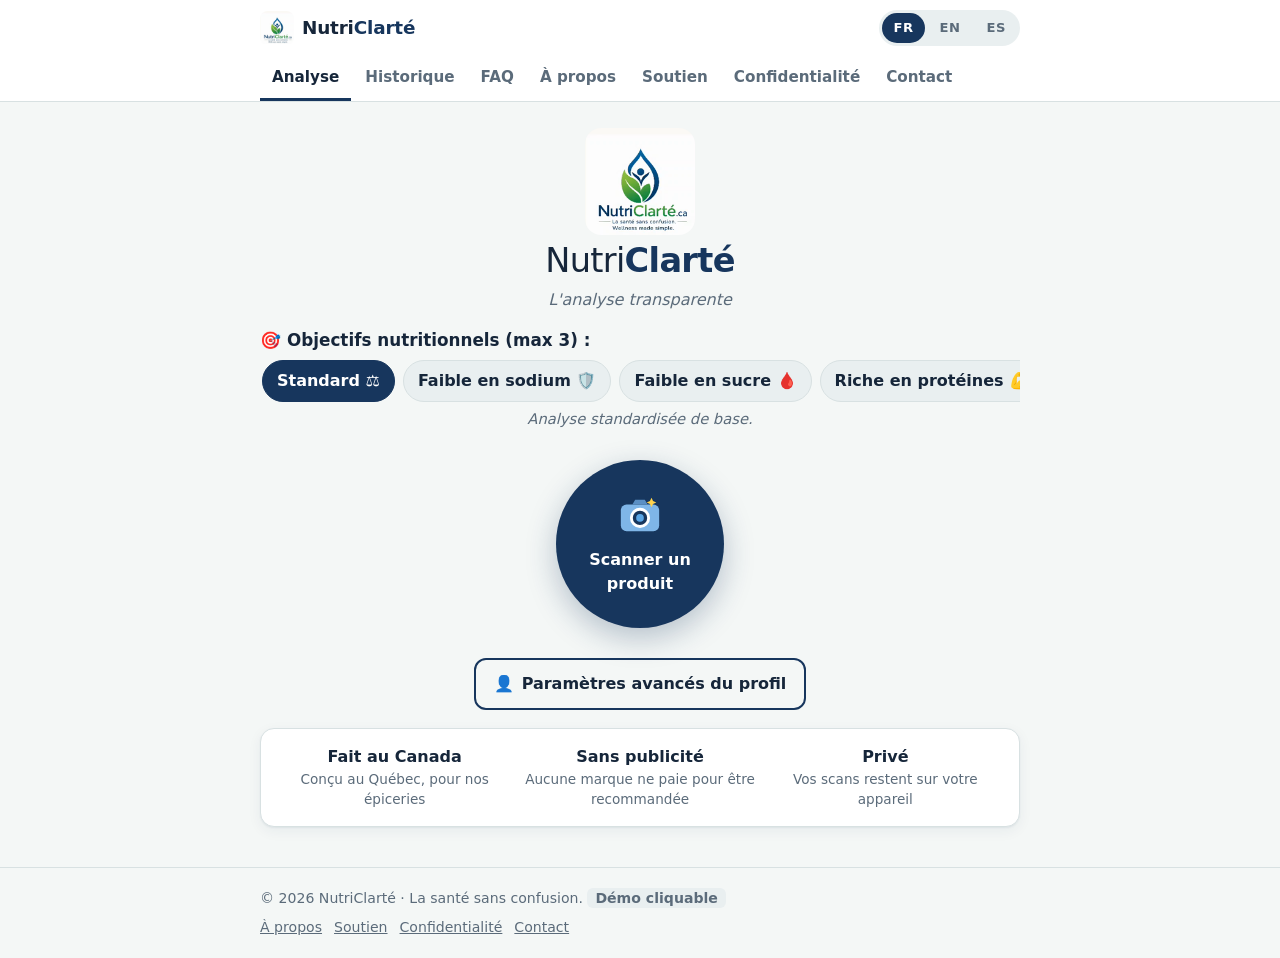
<file: index.html>
<!doctype html>
<html lang="fr-CA">
<head>
<meta charset="utf-8">
<meta name="viewport" content="width=device-width, initial-scale=1, viewport-fit=cover">
<meta http-equiv="Content-Security-Policy" content="default-src 'self'; script-src 'sha256-TqAdHb87tggobNVcoYLOB+upODQO8K/ssJWIVBiwGew='; style-src 'self' 'unsafe-inline'; img-src 'self' data:; font-src 'self'; connect-src 'self'; form-action 'self'; base-uri 'none'; object-src 'none'; frame-src 'none'; manifest-src 'self'; upgrade-insecure-requests">
<meta name="referrer" content="strict-origin-when-cross-origin">
<link rel="icon" href="logo.png">
<title>NutriClarté</title>
<meta name="claude:viewport-fit-sides" content="cover">
<meta name="description" content="NutriClarté — scan a product, get a clear nutrition score and healthier alternatives.">
<style>
body{margin:0}img{max-width:100%}[hidden]{display:none!important}
/* Layout: one centred app column (phone-first like the prototype), sticky brand bar with the FR/EN/ES toggle top-right, scrollable tab rail below. */
:root{
  --bg:#f4f7f6; --surface:#ffffff; --surface-2:#e9eff0; --line:#d8e1e2;
  --fg:#16263a; --muted:#5b6b7a;
  --navy:#17365d; --navy-fg:#ffffff; --leaf:#3f8f35; --water:#1f6fb2;
  --bad:#c0392b; --bad-bg:#fdecea; --warn:#b26a00; --good:#2e7d32; --good-bg:#e8f5e9; --ok:#1f6fb2;
  --shadow:0 1px 2px rgba(23,54,93,.06),0 4px 14px rgba(23,54,93,.06);
  /* System fonts only: no third-party font requests (privacy) */
  --display:"Avenir Next","Segoe UI Variable Display","Segoe UI",system-ui,-apple-system,Roboto,"Helvetica Neue",Arial,sans-serif;
  --body:system-ui,-apple-system,"Segoe UI",Roboto,"Helvetica Neue",Arial,sans-serif;
  --r:14px;
}
@media (prefers-color-scheme:dark){:root:not([data-theme="light"]){
  --bg:#0f1720; --surface:#17222e; --surface-2:#1f2d3b; --line:#2a3a4a;
  --fg:#e7eef4; --muted:#9aaaba; --navy:#3b6ea8; --navy-fg:#ffffff; --leaf:#6cbf5f; --water:#5aa6e6;
  --bad:#ff7b6b; --bad-bg:#3a1f1d; --warn:#f0b04a; --good:#7fd283; --good-bg:#1d3324; --ok:#5aa6e6;
  --shadow:0 1px 2px rgba(0,0,0,.3); color-scheme:dark}}
:root[data-theme="dark"]{
  --bg:#0f1720; --surface:#17222e; --surface-2:#1f2d3b; --line:#2a3a4a;
  --fg:#e7eef4; --muted:#9aaaba; --navy:#3b6ea8; --navy-fg:#ffffff; --leaf:#6cbf5f; --water:#5aa6e6;
  --bad:#ff7b6b; --bad-bg:#3a1f1d; --warn:#f0b04a; --good:#7fd283; --good-bg:#1d3324; --ok:#5aa6e6;
  --shadow:0 1px 2px rgba(0,0,0,.3); color-scheme:dark}
*{box-sizing:border-box}
body{background:var(--bg);color:var(--fg);font-family:var(--body);font-size:16px;line-height:1.5}
body::before{content:"";position:fixed;inset:0 0 auto;height:env(safe-area-inset-top,0px);z-index:30;background:var(--surface)}
h1,h2,h3{font-family:var(--display);text-wrap:balance;line-height:1.2;margin:0}
p{margin:0}
a{color:var(--water)}
button,input,select,textarea{font:inherit;color:inherit}
:focus-visible{outline:3px solid var(--water);outline-offset:2px}
.gut{padding-left:max(16px,env(safe-area-inset-left,0px));padding-right:max(16px,env(safe-area-inset-right,0px))}
.col{max-width:760px;margin:0 auto}

/* Header */
.top{position:sticky;top:env(safe-area-inset-top,0px);z-index:20;background:var(--surface);border-bottom:1px solid var(--line)}
.bar{display:flex;align-items:center;justify-content:space-between;gap:12px;padding-block:10px}
.brand{display:flex;align-items:center;gap:8px;text-decoration:none;color:var(--fg);min-width:0}
.brand img{width:34px;height:34px;object-fit:contain;border-radius:8px;background:#fff}
.brand b{font-family:var(--display);font-size:1.15rem;font-weight:600;letter-spacing:-.01em}
.brand b span{color:var(--navy);font-weight:700}
.lang{display:flex;gap:4px;background:var(--surface-2);padding:3px;border-radius:999px;flex-shrink:0}
.lang button{border:0;background:transparent;padding:5px 11px;border-radius:999px;font-size:.82rem;font-weight:700;letter-spacing:.04em;cursor:pointer;color:var(--muted)}
.lang button[aria-pressed="true"]{background:var(--navy);color:var(--navy-fg)}
.tabs{display:flex;gap:2px;overflow-x:auto;scrollbar-width:none}
.tabs::-webkit-scrollbar{display:none}
.tabs a{flex:0 0 auto;padding:10px 12px;text-decoration:none;color:var(--muted);font-weight:600;font-size:.95rem;border-bottom:3px solid transparent;white-space:nowrap}
.tabs a[aria-current="page"]{color:var(--fg);border-bottom-color:var(--navy)}

main{padding-block:20px 40px}
.view{display:flex;flex-direction:column;gap:18px}
.card{background:var(--surface);border:1px solid var(--line);border-radius:var(--r);padding:16px;box-shadow:var(--shadow)}
.label{font-size:.78rem;font-weight:700;letter-spacing:.08em;text-transform:uppercase;color:var(--muted)}
.muted{color:var(--muted)}
.btn{display:inline-flex;align-items:center;justify-content:center;gap:8px;border:0;border-radius:12px;padding:12px 18px;font-weight:700;cursor:pointer;background:var(--navy);color:var(--navy-fg);text-decoration:none}
.btn.ghost{background:transparent;color:var(--fg);border:2px solid var(--navy)}
.btn.block{width:100%}
.btn.red{background:var(--bad);color:#fff}
.card.danger{display:flex;flex-direction:column;gap:10px;border-color:var(--bad)}

/* Home */
.hero{display:flex;flex-direction:column;align-items:center;text-align:center;gap:6px;padding-top:6px}
.hero img{width:110px;height:auto;border-radius:16px;background:#fff}
.hero h1{font-size:2.1rem;font-weight:500;letter-spacing:-.02em}
.hero h1 span{font-weight:700;color:var(--navy)}
.hero p{font-style:italic;color:var(--muted)}
.goals h2{font-size:1.05rem;font-weight:600;display:flex;gap:6px;align-items:center}
.chips{display:flex;gap:8px;overflow-x:auto;padding:10px 2px 6px;scrollbar-width:thin}
.chip{flex:0 0 auto;border:1px solid var(--line);background:var(--surface-2);border-radius:999px;padding:8px 14px;font-weight:600;cursor:pointer;white-space:nowrap}
.chip[aria-pressed="true"]{background:var(--navy);color:var(--navy-fg);border-color:var(--navy)}
.goals .sub{text-align:center;font-style:italic;color:var(--muted);font-size:.92rem}
.scanwrap{display:flex;justify-content:center;padding-block:12px}
.scanbtn{width:168px;height:168px;border-radius:50%;border:0;background:var(--navy);color:var(--navy-fg);display:flex;flex-direction:column;align-items:center;justify-content:center;gap:10px;font-weight:700;cursor:pointer;box-shadow:0 10px 30px rgba(23,54,93,.28);transition:transform .15s}
.scanbtn:hover{transform:scale(1.03)}
.scanbtn svg{width:46px;height:46px}
.center{display:flex;justify-content:center}
.trust{display:grid;grid-template-columns:repeat(3,1fr);gap:10px}
.trust div{text-align:center;font-size:.85rem;color:var(--muted)}
.trust b{display:block;color:var(--fg);font-family:var(--display);font-size:1rem}
@media (max-width:480px){.trust{grid-template-columns:1fr}}

/* Scanner overlay */
.scanner{position:fixed;inset:0;z-index:50;background:rgba(10,16,24,.92);display:flex;flex-direction:column;align-items:center;justify-content:center;gap:18px;color:#fff;padding:24px}
.frame{width:min(260px,70vw);aspect-ratio:1.1;border:3px solid #fff;border-radius:18px;position:relative;overflow:hidden;max-width:100%}
.frame::after{content:"";position:absolute;left:8%;right:8%;height:2px;background:#6cbf5f;box-shadow:0 0 12px #6cbf5f;top:10%;animation:sweep 1.8s ease-in-out infinite alternate}
.frame .bars{position:absolute;inset:30% 18%;background:repeating-linear-gradient(90deg,rgba(255,255,255,.55) 0 2px,transparent 2px 5px,rgba(255,255,255,.55) 5px 6px,transparent 6px 10px);opacity:.5}
@keyframes sweep{to{top:88%}}
@media (prefers-reduced-motion:reduce){.frame::after{animation:none;top:50%}}
.scanner .sim{background:rgba(255,255,255,.14);color:#fff;border:1px solid rgba(255,255,255,.4);border-radius:999px;padding:10px 22px;font-weight:700;cursor:pointer}
.scanner .cancel{background:none;border:0;color:#cfd8e0;cursor:pointer}

/* Result */
.filters{background:var(--surface-2);border-radius:10px;padding:10px 12px;font-size:.92rem;text-align:center}
.seg{display:grid;grid-template-columns:1fr 1fr;gap:4px;background:var(--surface-2);padding:4px;border-radius:999px}
.seg button{border:0;background:transparent;border-radius:999px;padding:10px;font-weight:700;cursor:pointer;color:var(--muted)}
.seg button[aria-pressed="true"]{background:var(--navy);color:var(--navy-fg)}
.slider label{font-weight:600;font-size:.95rem;display:flex;justify-content:space-between;gap:8px;flex-wrap:wrap}
.slider input{width:100%;accent-color:var(--water);margin-top:10px}
.score{display:flex;gap:16px;align-items:center}
.ring{width:76px;height:76px;flex-shrink:0;border-radius:50%;border:4px solid var(--rc);display:grid;place-items:center;font-family:var(--display);font-size:1.8rem;font-weight:700;color:var(--rc)}
.score .pname{font-size:.8rem;font-weight:700;letter-spacing:.06em;text-transform:uppercase;color:var(--muted)}
.score .rating{font-family:var(--display);font-size:1.5rem;font-weight:600;color:var(--rc)}
.alerts{display:flex;flex-direction:column;gap:6px;margin-top:14px;padding-top:12px;border-top:1px solid var(--line)}
.alert{display:flex;gap:8px;align-items:flex-start;font-weight:600;font-size:.95rem}
.alert.bad{color:var(--bad)} .alert.warn{color:var(--warn)} .alert.good{color:var(--good)}
.alert i{font-style:normal;flex-shrink:0;width:20px;height:20px;border-radius:5px;display:grid;place-items:center;font-size:.75rem;color:#fff}
.alert.bad i{background:var(--bad)} .alert.warn i{background:var(--warn)} .alert.good i{background:var(--good)}
.nutr{display:grid;grid-template-columns:repeat(4,1fr);gap:8px;text-align:center}
.nutr b{display:block;font-family:var(--display);font-size:1.35rem;font-weight:600;font-variant-numeric:tabular-nums}
.nutr span{font-size:.82rem;color:var(--muted)}
.nutr .over b{color:var(--bad)}
@media (max-width:420px){.nutr{grid-template-columns:repeat(2,1fr)}}
.alt{display:flex;flex-direction:column;gap:6px}
.alt .head{display:flex;justify-content:space-between;gap:10px;align-items:flex-start}
.alt h3{font-family:var(--body);font-size:1.02rem;font-weight:700}
.pill{background:var(--good-bg);color:var(--good);font-weight:700;font-size:.82rem;padding:3px 9px;border-radius:999px;white-space:nowrap;font-variant-numeric:tabular-nums}
.alt .why{font-style:italic;color:var(--leaf);font-size:.92rem;font-weight:600}
.tags{display:flex;flex-wrap:wrap;gap:6px}
.tags span{background:var(--surface-2);border-radius:6px;padding:2px 8px;font-size:.8rem;color:var(--muted);font-variant-numeric:tabular-nums}
.match{font-size:.78rem;font-weight:700;color:var(--water)}

/* History */
.hist{display:flex;flex-direction:column;gap:10px}
.hrow{display:flex;align-items:center;gap:12px;cursor:pointer;text-align:left;width:100%;font:inherit}
.hrow .ring{width:48px;height:48px;font-size:1.1rem;border-width:3px}
.hrow div{min-width:0;flex:1}
.hrow small{color:var(--muted)}
.ex{font-size:.72rem;font-weight:700;letter-spacing:.06em;text-transform:uppercase;background:var(--surface-2);color:var(--muted);padding:2px 6px;border-radius:4px;margin-left:6px}

/* FAQ / prose */
details{background:var(--surface);border:1px solid var(--line);border-radius:12px;padding:12px 16px}
details+details{margin-top:8px}
summary{font-weight:700;cursor:pointer}
details p{margin-top:8px;color:var(--muted)}
.prose{display:flex;flex-direction:column;gap:14px;max-width:68ch}
.prose h1{font-size:1.9rem;font-weight:600}
.prose h2{font-size:1.25rem;font-weight:600;margin-top:10px}
.prose ul,.prose ol{margin:0;padding-left:1.2em;display:flex;flex-direction:column;gap:6px}
.prose .lede{font-size:1.12rem;color:var(--muted)}
.eyebrow{font-size:.78rem;font-weight:700;letter-spacing:.1em;text-transform:uppercase;color:var(--leaf)}
.grid2{display:grid;grid-template-columns:repeat(2,minmax(0,1fr));gap:12px}
@media (max-width:560px){.grid2{grid-template-columns:1fr}}
.grid2 h3{font-size:1.02rem;margin-bottom:4px}
.quote{border-left:4px solid var(--leaf);padding:4px 0 4px 14px;font-size:1.1rem;font-style:italic}
.updated{font-size:.88rem;color:var(--muted)}

/* Contact */
.contact{display:grid;grid-template-columns:minmax(0,1.4fr) minmax(0,1fr);gap:16px;align-items:start}
@media (max-width:640px){.contact{grid-template-columns:1fr}}
form{display:flex;flex-direction:column;gap:12px}
.field{display:flex;flex-direction:column;gap:4px}
.field label{font-weight:600;font-size:.93rem}
.field input,.field select,.field textarea{border:1px solid var(--line);background:var(--bg);border-radius:10px;padding:10px 12px;width:100%}
.field textarea{min-height:130px;resize:vertical}
.field .err{color:var(--bad);font-size:.85rem;min-height:0}
.check{display:flex;gap:8px;align-items:flex-start;font-size:.9rem}
.check input{margin-top:4px}
.phone{font-family:var(--display);font-size:1.5rem;font-weight:600;user-select:all;font-variant-numeric:tabular-nums}
.side{display:flex;flex-direction:column;gap:12px}
.side .card{display:flex;flex-direction:column;gap:6px}
.copy{align-self:flex-start;border:1px solid var(--line);background:var(--surface-2);border-radius:8px;padding:5px 10px;font-size:.85rem;font-weight:600;cursor:pointer}
.success{display:flex;flex-direction:column;gap:8px;background:var(--good-bg);border:1px solid var(--good);border-radius:var(--r);padding:16px}
.success h3{color:var(--good)}

/* Modal + toast */
.modal{position:fixed;inset:0;z-index:60;background:rgba(10,16,24,.55);display:flex;align-items:flex-end;justify-content:center;padding:16px}
.sheet{background:var(--surface);border-radius:18px;padding:20px;width:100%;max-width:520px;max-height:90vh;overflow:auto;display:flex;flex-direction:column;gap:14px}
.sheet .row{display:flex;gap:10px;justify-content:flex-end}
.opts{display:flex;flex-wrap:wrap;gap:8px}
@media (min-width:640px){.modal{align-items:center}}
.toast{position:fixed;left:50%;bottom:calc(20px + env(safe-area-inset-bottom,0px));transform:translateX(-50%);background:var(--fg);color:var(--bg);padding:10px 16px;border-radius:10px;font-weight:600;z-index:70;max-width:calc(100% - 32px)}

footer{border-top:1px solid var(--line);padding-block:20px;font-size:.88rem;color:var(--muted)}
footer .col{display:flex;flex-wrap:wrap;gap:8px 16px;justify-content:space-between}
footer nav{display:flex;flex-wrap:wrap;gap:12px}
footer a{color:var(--muted)}
.demo-tag{background:var(--surface-2);border-radius:6px;padding:2px 8px;font-weight:600}
</style>

</head>
<body>
<header class="top">
  <div class="gut"><div class="col bar">
    <a class="brand" href="#analyze"><img src="[data-uri]" alt=""><b>Nutri<span>Clarté</span></b></a>
    <div class="lang" role="group" aria-label="Language">
      <button type="button" data-lang="fr" aria-pressed="false" title="Français">FR</button>
      <button type="button" data-lang="en" aria-pressed="false" title="English">EN</button>
      <button type="button" data-lang="es" aria-pressed="false" title="Español">ES</button>
    </div>
  </div></div>
  <div class="gut"><nav class="col tabs" id="tabs" aria-label="Main">
    <a href="#analyze" data-i18n="tab.analyze"></a>
    <a href="#history" data-i18n="tab.history"></a>
    <a href="#faq" data-i18n="tab.faq"></a>
    <a href="#about" data-i18n="tab.about"></a>
    <a href="#support" data-i18n="tab.support"></a>
    <a href="#privacy" data-i18n="tab.privacy"></a>
    <a href="#contact" data-i18n="tab.contact"></a>
  </nav></div>
</header>

<main class="gut"><div class="col" id="app"></div></main>

<footer class="gut"><div class="col">
  <span>© 2026 NutriClarté · <span data-i18n="footer.tag"></span> <span class="demo-tag" data-i18n="footer.demo"></span></span>
  <nav><a href="#about" data-i18n="tab.about"></a><a href="#support" data-i18n="tab.support"></a><a href="#privacy" data-i18n="tab.privacy"></a><a href="#contact" data-i18n="tab.contact"></a></nav>
</div></footer>

<div id="layer"></div>

<script>
const T = {
en: {
  "data.title":"Delete all my data","data.desc":"Erase everything NutriClarté saved in this browser: scan history, profile (age group and allergies) and language choice. This cannot be undone.","data.delete":"Delete all my data","data.confirm":"Delete your history, profile and settings from this device?","data.yes":"Yes, delete everything","data.no":"Keep my data","data.deleted":"All your data was deleted from this device.",
  "tab.analyze":"Analyze","tab.history":"History","tab.faq":"FAQ","tab.about":"About us","tab.support":"Support","tab.privacy":"Privacy","tab.contact":"Contact",
  "footer.tag":"Wellness made simple.","footer.demo":"Clickable demo",
  "tagline":"Transparent analysis",
  "goals.title":"Nutritional Goals (max 3):",
  "goal.standard":"Standard ⚖️","goal.lowsodium":"Low-Sodium 🛡️","goal.lowsugar":"Low-Sugar 🩸","goal.highprotein":"High-Protein 💪","goal.cardio":"Cardio / Anti-Cholesterol ❤️",
  "goals.std":"Standard baseline analysis.","goals.active":"{n} active profile(s) simultaneously.","goals.max":"You can combine up to 3 goals.",
  "scan.btn":"Scan a product","profile.btn":"Advanced Profile Settings",
  "trust.1a":"Made in Canada","trust.1b":"Built in Québec, for Canadian shelves",
  "trust.2a":"No ads","trust.2b":"No brand pays for a recommendation",
  "trust.3a":"Private","trust.3b":"Your scans stay on your device",
  "scanner.hint":"Place the barcode inside the frame","scanner.sim":"Simulate a scan","scanner.cancel":"Cancel","scanner.reading":"Reading barcode…",
  "res.back":"Back to Home","res.filters":"Combined filters:","res.base":"Rigid Base (100g)","res.portion":"Real Portion",
  "res.adjust":"Adjust your real portion: x{m}","res.grams":"≈ {g} g",
  "res.matches":"The product matches your selected criteria.",
  "alert.sugar":"Glycemic Alert: Too much sugar.","alert.satfat":"Cardio: High saturated fats.","alert.sodium":"Sodium Alert: Too much salt for your goal.","alert.protein":"Protein: Too little protein for your goal.","alert.allergen":"Allergen: contains {a}.",
  "res.bio":"Biological Analysis","res.alts":"Best Alternatives For You","res.fits":"Fits your goals",
  "nut.sugars":"Sugars","nut.satfat":"Sat. Fat","nut.sodium":"Sodium","nut.protein":"Protein",
  "rating.poor":"Poor","rating.fair":"Fair","rating.good":"Good","rating.excellent":"Excellent",
  "hist.title":"Your scan history","hist.lede":"Tap a scan to reopen its analysis.","hist.empty":"No scans yet. Scan a product from the Analyze tab.","hist.clear":"Clear history","hist.example":"Example","hist.cleared":"History cleared.",
  "faq.title":"Frequently asked questions",
  "faq":[
    ["How is the score calculated?","Each product gets a score out of 100 based on its sugars, saturated fats, sodium, fibre and protein per 100 g, compared with Health Canada's daily values. Your goals then add specific alerts on top of the score."],
    ["What is the difference between Rigid Base and Real Portion?","Rigid Base shows the label values per 100 g so you can compare products fairly. Real Portion multiplies them by what you actually eat, for example x0.3 for a 30 g serving of spread."],
    ["Why can I only pick 3 goals?","Combining more than three goals makes the alerts contradictory and hard to read. Three covers the most common combinations, like Low-Sugar plus Cardio."],
    ["Are the alternatives sponsored?","No. Alternatives are ranked only by how well they fit your goals and their score. No brand can pay to appear."],
    ["Is NutriClarté medical advice?","No. NutriClarté helps you read labels. For a diagnosis or a diet plan, talk to your doctor or a registered dietitian."],
    ["Which languages are available?","French, English and Spanish. Use the FR / EN / ES switch at the top right of every page."]
  ],
  "profile.title":"Advanced Profile Settings","profile.desc":"These settings add personal alerts to every analysis. They are saved on this device only.",
  "profile.age":"Age group","age.1":"18–34","age.2":"35–54","age.3":"55+","profile.allergies":"Allergies and intolerances",
  "allergen.nuts":"Tree nuts","allergen.milk":"Milk","allergen.gluten":"Gluten","allergen.soy":"Soy","allergen.peanuts":"Peanuts",
  "profile.save":"Save","profile.cancel":"Cancel","profile.saved":"Profile saved.",
  "contact.eyebrow":"Contact","contact.title":"Talk to the NutriClarté team","contact.lede":"Questions about a score, a bug, or your data? Send us a message and a real person will answer within 2 business days.",
  "f.name":"Full name","f.email":"Email address","f.topic":"Topic","f.message":"Message","f.consent":"I agree that NutriClarté uses this information only to answer my request.","f.send":"Send message",
  "topic.general":"General question","topic.support":"Technical support","topic.privacy":"Privacy or data request","topic.partner":"Partnerships and media",
  "err.name":"Please enter your name.","err.email":"Please enter a valid email address, like name@example.com.","err.message":"Please write at least 10 characters.","err.consent":"Please check this box so we can reply.",
  "ok.title":"Thank you, {name}!","ok.body":"Your message about “{topic}” has been received. We reply within 2 business days to {email}.","ok.demo":"Demo: in this prototype the form is not connected to a server yet, so nothing was actually sent.","ok.again":"Send another message",
  "c.call":"Call us","c.hours":"Monday to Friday, 9 a.m. to 5 p.m. (Eastern Time)","c.copy":"Copy number","c.copied":"Number copied.","c.where":"Where we are","c.place":"Québec, Canada","c.reply":"Response time","c.replyv":"Within 2 business days, in French, English or Spanish.",
  "page.about":`
<span class="eyebrow">About us</span>
<h1>Why we built NutriClarté</h1>
<p class="lede">NutriClarté started with a simple frustration: standing in a grocery aisle, holding two jars, and not being able to tell which one was actually better for the person you are shopping for.</p>
<h2>The story behind the app</h2>
<p>Nutrition labels are full of numbers, but they rarely answer the real question: <em>is this good for me?</em> A label says 55 g of sugar per 100 g. Is that a lot for someone managing diabetes? What if you only eat one spoonful? What if you also watch your cholesterol?</p>
<p>We watched people we love struggle with exactly these questions after a diagnosis. They were told to "eat better" and then left alone with tiny print, two languages on every package, and marketing claims like "light" or "natural" that mean very little.</p>
<p class="quote">We wanted a tool that turns a label into a clear answer in under five seconds, in the language you think in.</p>
<p>That became NutriClarté: scan a barcode, pick up to three goals, and see a score, plain-language alerts, and better alternatives from the same shelf.</p>
<h2>Who we are</h2>
<p>We are a small, independent team based in Québec, combining software development with a deep interest in nutrition and public health. We are not owned by a food company or a grocery chain, and we intend to keep it that way.</p>
<h2>Why you can trust us</h2>
<div class="grid2">
  <div class="card"><h3>Independent recommendations</h3><p class="muted">No brand can pay to improve its score or to appear as an alternative.</p></div>
  <div class="card"><h3>Public data sources</h3><p class="muted">Scores use the nutrition facts printed on the package and Health Canada daily values.</p></div>
  <div class="card"><h3>Privacy first</h3><p class="muted">Your goals, profile and history stay on your device. We do not sell data. Ever.</p></div>
  <div class="card"><h3>Reachable humans</h3><p class="muted">Call us or write to us. A person from the team answers, in French, English or Spanish.</p></div>
</div>
<h2>Our mission</h2>
<p><strong>La santé sans confusion. Wellness made simple.</strong> We want every shopper, whatever their health condition or language, to make a confident choice in the aisle.</p>
<p><a class="btn" href="#contact">Contact the team</a></p>`,
  "page.support":`
<span class="eyebrow">Support</span>
<h1>How can we help?</h1>
<p class="lede">Quick answers to the most common questions. If you are still stuck, our team is one message away.</p>
<h2>Getting started</h2>
<ol>
  <li>Choose up to 3 nutritional goals on the Analyze tab (for example Low-Sugar and Cardio).</li>
  <li>Tap <strong>Scan a product</strong> and place the barcode inside the frame.</li>
  <li>Read the score and alerts, then switch between <strong>Rigid Base (100g)</strong> and <strong>Real Portion</strong>.</li>
  <li>Move the slider to match how much you actually eat.</li>
  <li>Browse the <strong>Best Alternatives For You</strong> to find a better option.</li>
</ol>
<h2>Troubleshooting</h2>
<div class="grid2">
  <div class="card"><h3>The camera does not open</h3><p class="muted">Allow camera access for NutriClarté in your phone settings, then reopen the app.</p></div>
  <div class="card"><h3>Product not found</h3><p class="muted">Some local or new products are not in our database yet. Send us the barcode through the contact form and we will add it.</p></div>
  <div class="card"><h3>The score seems wrong</h3><p class="muted">Check whether you are in Real Portion mode. Then tell us the product name so we can review it.</p></div>
  <div class="card"><h3>Change the language</h3><p class="muted">Use the FR / EN / ES switch at the top right of any page. Your choice is remembered.</p></div>
</div>
<h2>Accounts and data</h2>
<p>NutriClarté works without an account. Your history and profile stay on your device. To erase all of it, use <strong>Delete all my data</strong> on the History tab. <strong>Clear history</strong> removes only your past scans.</p>
<h2>Still need help?</h2>
<p>Use our contact form or call us during business hours. We answer within 2 business days.</p>
<p><a class="btn" href="#contact">Contact support</a></p>`,
  "page.privacy":`
<span class="eyebrow">Privacy</span>
<h1>Privacy policy</h1>
<p class="updated">Last updated: November 1, 2026</p>
<p class="lede">Short version: your health goals are personal. We collect as little as possible, we keep it on your device whenever we can, and we never sell it.</p>
<h2>1. What we collect</h2>
<ul>
  <li><strong>On your device only:</strong> the goals you select, your advanced profile (age group, allergies) and your scan history.</li>
  <li><strong>When you scan:</strong> the barcode number, sent to our product database to fetch nutrition facts. It is not linked to your identity.</li>
  <li><strong>When you contact us:</strong> your name, email address and message, used only to answer you.</li>
</ul>
<h2>2. What we never do</h2>
<ul>
  <li>We do not sell, rent or trade personal information.</li>
  <li>We do not show advertising or share data with food brands.</li>
  <li>We do not collect your precise location or your contacts.</li>
  <li>We do not load third-party trackers, analytics or web fonts. The site only loads its own files.</li>
</ul>
<h2>3. Your rights</h2>
<p>Under Québec's Law 25 and Canada's PIPEDA, you can access, correct or delete the personal information we hold about you, and withdraw your consent. Send your request through the contact form and choose "Privacy or data request". We answer within 30 days.</p>
<h2>4. Retention and security</h2>
<p>Contact messages are kept for up to 24 months, then deleted. Data in transit is encrypted (HTTPS). Everything stored on your device (history, profile and settings) can be erased at any time with <strong>Delete all my data</strong> on the History tab.</p>
<h2>5. Person in charge of privacy</h2>
<p>Our privacy officer is responsible for protecting personal information at NutriClarté. Reach them through the <a href="#contact">contact form</a>.</p>
<h2>6. Changes</h2>
<p>If we change this policy, we will update the date above and show a notice in the app.</p>`
},
fr: {
  "data.title":"Supprimer toutes mes données","data.desc":"Effacez tout ce que NutriClarté a enregistré dans ce navigateur : historique de scans, profil (groupe d'âge et allergies) et choix de langue. Cette action est irréversible.","data.delete":"Supprimer toutes mes données","data.confirm":"Supprimer votre historique, votre profil et vos réglages de cet appareil ?","data.yes":"Oui, tout supprimer","data.no":"Garder mes données","data.deleted":"Toutes vos données ont été supprimées de cet appareil.",
  "tab.analyze":"Analyse","tab.history":"Historique","tab.faq":"FAQ","tab.about":"À propos","tab.support":"Soutien","tab.privacy":"Confidentialité","tab.contact":"Contact",
  "footer.tag":"La santé sans confusion.","footer.demo":"Démo cliquable",
  "tagline":"L'analyse transparente",
  "goals.title":"Objectifs nutritionnels (max 3) :",
  "goal.standard":"Standard ⚖️","goal.lowsodium":"Faible en sodium 🛡️","goal.lowsugar":"Faible en sucre 🩸","goal.highprotein":"Riche en protéines 💪","goal.cardio":"Cardio / Anti-cholestérol ❤️",
  "goals.std":"Analyse standardisée de base.","goals.active":"{n} profil(s) actif(s) simultanément.","goals.max":"Vous pouvez combiner jusqu'à 3 objectifs.",
  "scan.btn":"Scanner un produit","profile.btn":"Paramètres avancés du profil",
  "trust.1a":"Fait au Canada","trust.1b":"Conçu au Québec, pour nos épiceries",
  "trust.2a":"Sans publicité","trust.2b":"Aucune marque ne paie pour être recommandée",
  "trust.3a":"Privé","trust.3b":"Vos scans restent sur votre appareil",
  "scanner.hint":"Placez le code-barres dans le cadre","scanner.sim":"Simuler un scan","scanner.cancel":"Annuler","scanner.reading":"Lecture du code-barres…",
  "res.back":"Retour à l'accueil","res.filters":"Filtres combinés :","res.base":"Base fixe (100 g)","res.portion":"Portion réelle",
  "res.adjust":"Ajustez votre portion réelle : x{m}","res.grams":"≈ {g} g",
  "res.matches":"Le produit respecte vos critères sélectionnés.",
  "alert.sugar":"Alerte glycémique : trop de sucre.","alert.satfat":"Cardio : gras saturés élevés.","alert.sodium":"Alerte sodium : trop de sel pour votre objectif.","alert.protein":"Protéines : trop peu pour votre objectif.","alert.allergen":"Allergène : contient {a}.",
  "res.bio":"Analyse biologique","res.alts":"Meilleures alternatives pour vous","res.fits":"Adapté à vos objectifs",
  "nut.sugars":"Sucres","nut.satfat":"Gras sat.","nut.sodium":"Sodium","nut.protein":"Protéines",
  "rating.poor":"Médiocre","rating.fair":"Passable","rating.good":"Bon","rating.excellent":"Excellent",
  "hist.title":"Votre historique de scans","hist.lede":"Touchez un scan pour rouvrir son analyse.","hist.empty":"Aucun scan pour l'instant. Scannez un produit dans l'onglet Analyse.","hist.clear":"Effacer l'historique","hist.example":"Exemple","hist.cleared":"Historique effacé.",
  "faq.title":"Foire aux questions",
  "faq":[
    ["Comment le score est-il calculé ?","Chaque produit reçoit un score sur 100 selon ses sucres, gras saturés, sodium, fibres et protéines par 100 g, comparés aux valeurs quotidiennes de Santé Canada. Vos objectifs ajoutent ensuite des alertes précises."],
    ["Quelle différence entre Base fixe et Portion réelle ?","La Base fixe affiche les valeurs pour 100 g afin de comparer équitablement. La Portion réelle les multiplie par ce que vous mangez vraiment, par exemple x0,3 pour 30 g de tartinade."],
    ["Pourquoi seulement 3 objectifs ?","Au-delà de trois, les alertes deviennent contradictoires et difficiles à lire. Trois couvrent les combinaisons les plus courantes, comme Faible en sucre et Cardio."],
    ["Les alternatives sont-elles commanditées ?","Non. Elles sont classées uniquement selon vos objectifs et leur score. Aucune marque ne peut payer pour y apparaître."],
    ["NutriClarté remplace-t-il un avis médical ?","Non. NutriClarté vous aide à lire les étiquettes. Pour un diagnostic ou un plan alimentaire, consultez votre médecin ou une nutritionniste."],
    ["Quelles langues sont offertes ?","Le français, l'anglais et l'espagnol. Utilisez le sélecteur FR / EN / ES en haut à droite de chaque page."]
  ],
  "profile.title":"Paramètres avancés du profil","profile.desc":"Ces paramètres ajoutent des alertes personnelles à chaque analyse. Ils sont enregistrés sur cet appareil seulement.",
  "profile.age":"Groupe d'âge","age.1":"18–34 ans","age.2":"35–54 ans","age.3":"55 ans et plus","profile.allergies":"Allergies et intolérances",
  "allergen.nuts":"Noix","allergen.milk":"Lait","allergen.gluten":"Gluten","allergen.soy":"Soya","allergen.peanuts":"Arachides",
  "profile.save":"Enregistrer","profile.cancel":"Annuler","profile.saved":"Profil enregistré.",
  "contact.eyebrow":"Contact","contact.title":"Parlez à l'équipe NutriClarté","contact.lede":"Une question sur un score, un bogue ou vos données ? Écrivez-nous : une vraie personne vous répondra d'ici 2 jours ouvrables.",
  "f.name":"Nom complet","f.email":"Adresse courriel","f.topic":"Sujet","f.message":"Message","f.consent":"J'accepte que NutriClarté utilise ces renseignements uniquement pour répondre à ma demande.","f.send":"Envoyer le message",
  "topic.general":"Question générale","topic.support":"Soutien technique","topic.privacy":"Confidentialité ou demande de données","topic.partner":"Partenariats et médias",
  "err.name":"Veuillez entrer votre nom.","err.email":"Veuillez entrer une adresse courriel valide, comme nom@exemple.com.","err.message":"Veuillez écrire au moins 10 caractères.","err.consent":"Veuillez cocher cette case pour que nous puissions répondre.",
  "ok.title":"Merci, {name} !","ok.body":"Votre message au sujet de « {topic} » a été reçu. Nous répondrons d'ici 2 jours ouvrables à {email}.","ok.demo":"Démo : dans ce prototype, le formulaire n'est pas encore relié à un serveur, donc rien n'a réellement été envoyé.","ok.again":"Envoyer un autre message",
  "c.call":"Appelez-nous","c.hours":"Du lundi au vendredi, de 9 h à 17 h (heure de l'Est)","c.copy":"Copier le numéro","c.copied":"Numéro copié.","c.where":"Où nous trouver","c.place":"Québec, Canada","c.reply":"Délai de réponse","c.replyv":"D'ici 2 jours ouvrables, en français, en anglais ou en espagnol.",
  "page.about":`
<span class="eyebrow">À propos</span>
<h1>Pourquoi nous avons créé NutriClarté</h1>
<p class="lede">NutriClarté est née d'une frustration toute simple : être dans une allée d'épicerie, deux pots à la main, sans pouvoir dire lequel est vraiment meilleur pour la personne pour qui on magasine.</p>
<h2>L'histoire derrière l'application</h2>
<p>Les étiquettes nutritionnelles sont remplies de chiffres, mais elles répondent rarement à la vraie question : <em>est-ce bon pour moi ?</em> L'étiquette indique 55 g de sucre par 100 g. Est-ce beaucoup pour une personne diabétique ? Et si on n'en mange qu'une cuillère ? Et si on surveille aussi son cholestérol ?</p>
<p>Nous avons vu des proches se débattre avec ces questions après un diagnostic. On leur a dit de « mieux manger », puis on les a laissés seuls devant des petits caractères, deux langues sur chaque emballage et des allégations comme « léger » ou « naturel » qui veulent dire bien peu.</p>
<p class="quote">Nous voulions un outil qui transforme une étiquette en réponse claire en moins de cinq secondes, dans la langue dans laquelle vous pensez.</p>
<p>C'est devenu NutriClarté : scannez un code-barres, choisissez jusqu'à trois objectifs, et obtenez un score, des alertes en langage clair et de meilleures alternatives sur la même tablette.</p>
<h2>Qui nous sommes</h2>
<p>Nous sommes une petite équipe indépendante établie au Québec, qui allie le développement logiciel à une passion pour la nutrition et la santé publique. Nous n'appartenons à aucune entreprise alimentaire ni à aucune chaîne d'épiceries, et nous comptons rester ainsi.</p>
<h2>Pourquoi nous faire confiance</h2>
<div class="grid2">
  <div class="card"><h3>Recommandations indépendantes</h3><p class="muted">Aucune marque ne peut payer pour améliorer son score ou apparaître comme alternative.</p></div>
  <div class="card"><h3>Sources de données publiques</h3><p class="muted">Les scores utilisent le tableau de la valeur nutritive de l'emballage et les valeurs quotidiennes de Santé Canada.</p></div>
  <div class="card"><h3>La confidentialité d'abord</h3><p class="muted">Vos objectifs, votre profil et votre historique restent sur votre appareil. Nous ne vendons jamais de données.</p></div>
  <div class="card"><h3>Des humains joignables</h3><p class="muted">Appelez-nous ou écrivez-nous. Une personne de l'équipe vous répond, en français, en anglais ou en espagnol.</p></div>
</div>
<h2>Notre mission</h2>
<p><strong>La santé sans confusion. Wellness made simple.</strong> Nous voulons que chaque personne, quels que soient son état de santé ou sa langue, puisse faire un choix éclairé en épicerie.</p>
<p><a class="btn" href="#contact">Contacter l'équipe</a></p>`,
  "page.support":`
<span class="eyebrow">Soutien</span>
<h1>Comment pouvons-nous vous aider ?</h1>
<p class="lede">Des réponses rapides aux questions les plus courantes. Si vous êtes encore bloqué, notre équipe est à un message de vous.</p>
<h2>Pour commencer</h2>
<ol>
  <li>Choisissez jusqu'à 3 objectifs nutritionnels dans l'onglet Analyse (par exemple Faible en sucre et Cardio).</li>
  <li>Touchez <strong>Scanner un produit</strong> et placez le code-barres dans le cadre.</li>
  <li>Lisez le score et les alertes, puis alternez entre <strong>Base fixe (100 g)</strong> et <strong>Portion réelle</strong>.</li>
  <li>Déplacez le curseur selon la quantité que vous mangez vraiment.</li>
  <li>Parcourez les <strong>Meilleures alternatives pour vous</strong> pour trouver une meilleure option.</li>
</ol>
<h2>Dépannage</h2>
<div class="grid2">
  <div class="card"><h3>La caméra ne s'ouvre pas</h3><p class="muted">Autorisez l'accès à la caméra pour NutriClarté dans les réglages de votre téléphone, puis rouvrez l'application.</p></div>
  <div class="card"><h3>Produit introuvable</h3><p class="muted">Certains produits locaux ou nouveaux ne sont pas encore dans notre base. Envoyez-nous le code-barres par le formulaire de contact et nous l'ajouterons.</p></div>
  <div class="card"><h3>Le score semble erroné</h3><p class="muted">Vérifiez si vous êtes en mode Portion réelle. Puis indiquez-nous le nom du produit pour que nous le vérifiions.</p></div>
  <div class="card"><h3>Changer la langue</h3><p class="muted">Utilisez le sélecteur FR / EN / ES en haut à droite de n'importe quelle page. Votre choix est mémorisé.</p></div>
</div>
<h2>Compte et données</h2>
<p>NutriClarté fonctionne sans compte. Votre historique et votre profil restent sur votre appareil. Pour tout effacer, utilisez <strong>Supprimer toutes mes données</strong> dans l'onglet Historique. <strong>Effacer l'historique</strong> retire seulement vos scans passés.</p>
<h2>Besoin d'aide supplémentaire ?</h2>
<p>Utilisez notre formulaire de contact ou appelez-nous pendant les heures d'ouverture. Nous répondons d'ici 2 jours ouvrables.</p>
<p><a class="btn" href="#contact">Contacter le soutien</a></p>`,
  "page.privacy":`
<span class="eyebrow">Confidentialité</span>
<h1>Politique de confidentialité</h1>
<p class="updated">Dernière mise à jour : 1er novembre 2026</p>
<p class="lede">En bref : vos objectifs de santé sont personnels. Nous recueillons le minimum, nous le gardons sur votre appareil autant que possible, et nous ne le vendons jamais.</p>
<h2>1. Ce que nous recueillons</h2>
<ul>
  <li><strong>Sur votre appareil seulement :</strong> les objectifs choisis, votre profil avancé (groupe d'âge, allergies) et votre historique de scans.</li>
  <li><strong>Lors d'un scan :</strong> le numéro du code-barres, envoyé à notre base de produits pour obtenir la valeur nutritive. Il n'est pas lié à votre identité.</li>
  <li><strong>Lorsque vous nous écrivez :</strong> votre nom, votre courriel et votre message, utilisés uniquement pour vous répondre.</li>
</ul>
<h2>2. Ce que nous ne faisons jamais</h2>
<ul>
  <li>Nous ne vendons, ne louons ni n'échangeons de renseignements personnels.</li>
  <li>Nous n'affichons pas de publicité et ne partageons pas de données avec les marques alimentaires.</li>
  <li>Nous ne recueillons ni votre position précise ni vos contacts.</li>
  <li>Nous ne chargeons aucun traceur, outil d'analyse ou police web de tiers. Le site charge uniquement ses propres fichiers.</li>
</ul>
<h2>3. Vos droits</h2>
<p>En vertu de la Loi 25 du Québec et de la LPRPDE du Canada, vous pouvez accéder à vos renseignements personnels, les faire corriger ou supprimer, et retirer votre consentement. Faites votre demande par le formulaire de contact en choisissant « Confidentialité ou demande de données ». Nous répondons dans un délai de 30 jours.</p>
<h2>4. Conservation et sécurité</h2>
<p>Les messages de contact sont conservés au plus 24 mois, puis supprimés. Les données en transit sont chiffrées (HTTPS). Tout ce qui est enregistré sur votre appareil (historique, profil et réglages) peut être effacé en tout temps avec <strong>Supprimer toutes mes données</strong> dans l'onglet Historique.</p>
<h2>5. Responsable de la protection des renseignements personnels</h2>
<p>Notre responsable de la protection des renseignements personnels veille à la protection de vos données chez NutriClarté. Joignez cette personne par le <a href="#contact">formulaire de contact</a>.</p>
<h2>6. Modifications</h2>
<p>Si nous modifions cette politique, nous mettrons à jour la date ci-dessus et afficherons un avis dans l'application.</p>`
},
es: {
  "data.title":"Borrar todos mis datos","data.desc":"Borre todo lo que NutriClarté guardó en este navegador: historial de escaneos, perfil (grupo de edad y alergias) y elección de idioma. No se puede deshacer.","data.delete":"Borrar todos mis datos","data.confirm":"¿Borrar su historial, su perfil y sus ajustes de este dispositivo?","data.yes":"Sí, borrar todo","data.no":"Conservar mis datos","data.deleted":"Todos sus datos se borraron de este dispositivo.",
  "tab.analyze":"Análisis","tab.history":"Historial","tab.faq":"Preguntas","tab.about":"Nosotros","tab.support":"Soporte","tab.privacy":"Privacidad","tab.contact":"Contacto",
  "footer.tag":"Bienestar sin complicaciones.","footer.demo":"Demo interactiva",
  "tagline":"El análisis transparente",
  "goals.title":"Objetivos nutricionales (máx. 3):",
  "goal.standard":"Estándar ⚖️","goal.lowsodium":"Bajo en sodio 🛡️","goal.lowsugar":"Bajo en azúcar 🩸","goal.highprotein":"Alto en proteínas 💪","goal.cardio":"Cardio / Anticolesterol ❤️",
  "goals.std":"Análisis estandarizado de base.","goals.active":"{n} perfil(es) activo(s) simultáneamente.","goals.max":"Puede combinar hasta 3 objetivos.",
  "scan.btn":"Escanear producto","profile.btn":"Ajustes avanzados del perfil",
  "trust.1a":"Hecho en Canadá","trust.1b":"Creado en Quebec, para los supermercados de aquí",
  "trust.2a":"Sin anuncios","trust.2b":"Ninguna marca paga por ser recomendada",
  "trust.3a":"Privado","trust.3b":"Sus escaneos se quedan en su dispositivo",
  "scanner.hint":"Coloque el código de barras dentro del marco","scanner.sim":"Simular un escaneo","scanner.cancel":"Cancelar","scanner.reading":"Leyendo el código de barras…",
  "res.back":"Volver al inicio","res.filters":"Filtros combinados:","res.base":"Base fija (100 g)","res.portion":"Porción real",
  "res.adjust":"Ajuste su porción real: x{m}","res.grams":"≈ {g} g",
  "res.matches":"El producto cumple con sus criterios seleccionados.",
  "alert.sugar":"Alerta glucémica: demasiado azúcar.","alert.satfat":"Cardio: grasas saturadas elevadas.","alert.sodium":"Alerta de sodio: demasiada sal para su objetivo.","alert.protein":"Proteínas: muy pocas para su objetivo.","alert.allergen":"Alérgeno: contiene {a}.",
  "res.bio":"Análisis biológico","res.alts":"Mejores alternativas para usted","res.fits":"Se adapta a sus objetivos",
  "nut.sugars":"Azúcares","nut.satfat":"Grasa sat.","nut.sodium":"Sodio","nut.protein":"Proteínas",
  "rating.poor":"Deficiente","rating.fair":"Regular","rating.good":"Bueno","rating.excellent":"Excelente",
  "hist.title":"Su historial de escaneos","hist.lede":"Toque un escaneo para volver a abrir su análisis.","hist.empty":"Todavía no hay escaneos. Escanee un producto desde la pestaña Análisis.","hist.clear":"Borrar historial","hist.example":"Ejemplo","hist.cleared":"Historial borrado.",
  "faq.title":"Preguntas frecuentes",
  "faq":[
    ["¿Cómo se calcula la puntuación?","Cada producto recibe una puntuación sobre 100 según sus azúcares, grasas saturadas, sodio, fibra y proteínas por 100 g, comparados con los valores diarios de Salud Canadá. Sus objetivos añaden luego alertas específicas."],
    ["¿Qué diferencia hay entre Base fija y Porción real?","La Base fija muestra los valores por 100 g para comparar de forma justa. La Porción real los multiplica por lo que usted realmente come, por ejemplo x0,3 para 30 g de crema untable."],
    ["¿Por qué solo 3 objetivos?","Con más de tres, las alertas se vuelven contradictorias y difíciles de leer. Tres cubren las combinaciones más comunes, como Bajo en azúcar y Cardio."],
    ["¿Las alternativas están patrocinadas?","No. Se ordenan solo según sus objetivos y su puntuación. Ninguna marca puede pagar para aparecer."],
    ["¿NutriClarté es un consejo médico?","No. NutriClarté le ayuda a leer etiquetas. Para un diagnóstico o un plan de alimentación, consulte a su médico o a un nutricionista."],
    ["¿Qué idiomas están disponibles?","Francés, inglés y español. Use el selector FR / EN / ES en la esquina superior derecha de cada página."]
  ],
  "profile.title":"Ajustes avanzados del perfil","profile.desc":"Estos ajustes añaden alertas personales a cada análisis. Se guardan solo en este dispositivo.",
  "profile.age":"Grupo de edad","age.1":"18–34 años","age.2":"35–54 años","age.3":"55 años o más","profile.allergies":"Alergias e intolerancias",
  "allergen.nuts":"Frutos secos","allergen.milk":"Leche","allergen.gluten":"Gluten","allergen.soy":"Soya","allergen.peanuts":"Cacahuetes",
  "profile.save":"Guardar","profile.cancel":"Cancelar","profile.saved":"Perfil guardado.",
  "contact.eyebrow":"Contacto","contact.title":"Hable con el equipo de NutriClarté","contact.lede":"¿Preguntas sobre una puntuación, un error o sus datos? Escríbanos y una persona real le responderá en un plazo de 2 días hábiles.",
  "f.name":"Nombre completo","f.email":"Correo electrónico","f.topic":"Asunto","f.message":"Mensaje","f.consent":"Acepto que NutriClarté use esta información solo para responder a mi solicitud.","f.send":"Enviar mensaje",
  "topic.general":"Pregunta general","topic.support":"Soporte técnico","topic.privacy":"Privacidad o solicitud de datos","topic.partner":"Alianzas y medios",
  "err.name":"Por favor, escriba su nombre.","err.email":"Por favor, escriba un correo válido, como nombre@ejemplo.com.","err.message":"Por favor, escriba al menos 10 caracteres.","err.consent":"Marque esta casilla para que podamos responderle.",
  "ok.title":"¡Gracias, {name}!","ok.body":"Hemos recibido su mensaje sobre «{topic}». Responderemos en un plazo de 2 días hábiles a {email}.","ok.demo":"Demo: en este prototipo el formulario aún no está conectado a un servidor, así que no se envió nada.","ok.again":"Enviar otro mensaje",
  "c.call":"Llámenos","c.hours":"De lunes a viernes, de 9:00 a 17:00 (hora del Este)","c.copy":"Copiar número","c.copied":"Número copiado.","c.where":"Dónde estamos","c.place":"Quebec, Canadá","c.reply":"Tiempo de respuesta","c.replyv":"En un plazo de 2 días hábiles, en francés, inglés o español.",
  "page.about":`
<span class="eyebrow">Nosotros</span>
<h1>Por qué creamos NutriClarté</h1>
<p class="lede">NutriClarté nació de una frustración sencilla: estar en un pasillo del supermercado con dos frascos en la mano y no poder saber cuál es realmente mejor para la persona para quien compra.</p>
<h2>La historia detrás de la aplicación</h2>
<p>Las etiquetas nutricionales están llenas de números, pero rara vez responden a la verdadera pregunta: <em>¿esto es bueno para mí?</em> La etiqueta dice 55 g de azúcar por 100 g. ¿Es mucho para alguien con diabetes? ¿Y si solo come una cucharada? ¿Y si también cuida su colesterol?</p>
<p>Vimos a seres queridos luchar con estas preguntas después de un diagnóstico. Les dijeron que «comieran mejor» y luego los dejaron solos frente a letra pequeña, dos idiomas en cada envase y frases como «light» o «natural» que significan muy poco.</p>
<p class="quote">Queríamos una herramienta que convierta una etiqueta en una respuesta clara en menos de cinco segundos, en el idioma en que usted piensa.</p>
<p>Así nació NutriClarté: escanee un código de barras, elija hasta tres objetivos y obtenga una puntuación, alertas en lenguaje sencillo y mejores alternativas del mismo estante.</p>
<h2>Quiénes somos</h2>
<p>Somos un equipo pequeño e independiente con sede en Quebec, que combina el desarrollo de software con un gran interés por la nutrición y la salud pública. No pertenecemos a ninguna empresa de alimentos ni cadena de supermercados, y queremos seguir así.</p>
<h2>Por qué puede confiar en nosotros</h2>
<div class="grid2">
  <div class="card"><h3>Recomendaciones independientes</h3><p class="muted">Ninguna marca puede pagar para mejorar su puntuación o aparecer como alternativa.</p></div>
  <div class="card"><h3>Fuentes de datos públicas</h3><p class="muted">Las puntuaciones usan la tabla nutricional del envase y los valores diarios de Salud Canadá.</p></div>
  <div class="card"><h3>Privacidad primero</h3><p class="muted">Sus objetivos, su perfil y su historial se quedan en su dispositivo. Nunca vendemos datos.</p></div>
  <div class="card"><h3>Personas reales</h3><p class="muted">Llámenos o escríbanos. Una persona del equipo le responde, en francés, inglés o español.</p></div>
</div>
<h2>Nuestra misión</h2>
<p><strong>La santé sans confusion. Wellness made simple.</strong> Queremos que cada persona, sin importar su condición de salud o su idioma, pueda elegir con confianza en el supermercado.</p>
<p><a class="btn" href="#contact">Contactar al equipo</a></p>`,
  "page.support":`
<span class="eyebrow">Soporte</span>
<h1>¿Cómo podemos ayudarle?</h1>
<p class="lede">Respuestas rápidas a las preguntas más comunes. Si aún tiene dudas, nuestro equipo está a un mensaje de distancia.</p>
<h2>Primeros pasos</h2>
<ol>
  <li>Elija hasta 3 objetivos nutricionales en la pestaña Análisis (por ejemplo Bajo en azúcar y Cardio).</li>
  <li>Toque <strong>Escanear producto</strong> y coloque el código de barras dentro del marco.</li>
  <li>Lea la puntuación y las alertas, y cambie entre <strong>Base fija (100 g)</strong> y <strong>Porción real</strong>.</li>
  <li>Mueva el control deslizante según la cantidad que realmente come.</li>
  <li>Revise las <strong>Mejores alternativas para usted</strong> para encontrar una mejor opción.</li>
</ol>
<h2>Solución de problemas</h2>
<div class="grid2">
  <div class="card"><h3>La cámara no se abre</h3><p class="muted">Permita el acceso a la cámara para NutriClarté en los ajustes de su teléfono y vuelva a abrir la aplicación.</p></div>
  <div class="card"><h3>Producto no encontrado</h3><p class="muted">Algunos productos locales o nuevos aún no están en nuestra base. Envíenos el código de barras con el formulario de contacto y lo añadiremos.</p></div>
  <div class="card"><h3>La puntuación parece incorrecta</h3><p class="muted">Verifique si está en modo Porción real. Luego díganos el nombre del producto para revisarlo.</p></div>
  <div class="card"><h3>Cambiar el idioma</h3><p class="muted">Use el selector FR / EN / ES en la esquina superior derecha de cualquier página. Su elección se recuerda.</p></div>
</div>
<h2>Cuenta y datos</h2>
<p>NutriClarté funciona sin cuenta. Su historial y su perfil se quedan en su dispositivo. Para borrarlo todo, use <strong>Borrar todos mis datos</strong> en la pestaña Historial. <strong>Borrar historial</strong> elimina solo sus escaneos anteriores.</p>
<h2>¿Todavía necesita ayuda?</h2>
<p>Use nuestro formulario de contacto o llámenos en horario de atención. Respondemos en un plazo de 2 días hábiles.</p>
<p><a class="btn" href="#contact">Contactar a soporte</a></p>`,
  "page.privacy":`
<span class="eyebrow">Privacidad</span>
<h1>Política de privacidad</h1>
<p class="updated">Última actualización: 1 de noviembre de 2026</p>
<p class="lede">En resumen: sus objetivos de salud son personales. Recopilamos lo mínimo, lo guardamos en su dispositivo siempre que podemos y nunca lo vendemos.</p>
<h2>1. Qué recopilamos</h2>
<ul>
  <li><strong>Solo en su dispositivo:</strong> los objetivos elegidos, su perfil avanzado (grupo de edad, alergias) y su historial de escaneos.</li>
  <li><strong>Al escanear:</strong> el número del código de barras, enviado a nuestra base de productos para obtener la información nutricional. No se vincula a su identidad.</li>
  <li><strong>Cuando nos escribe:</strong> su nombre, su correo y su mensaje, usados solo para responderle.</li>
</ul>
<h2>2. Lo que nunca hacemos</h2>
<ul>
  <li>No vendemos, alquilamos ni intercambiamos información personal.</li>
  <li>No mostramos publicidad ni compartimos datos con marcas de alimentos.</li>
  <li>No recopilamos su ubicación precisa ni sus contactos.</li>
  <li>No cargamos rastreadores, herramientas de análisis ni fuentes web de terceros. El sitio solo carga sus propios archivos.</li>
</ul>
<h2>3. Sus derechos</h2>
<p>Según la Ley 25 de Quebec y la ley canadiense PIPEDA, usted puede acceder a su información personal, corregirla o eliminarla, y retirar su consentimiento. Envíe su solicitud con el formulario de contacto eligiendo «Privacidad o solicitud de datos». Respondemos en un plazo de 30 días.</p>
<h2>4. Conservación y seguridad</h2>
<p>Los mensajes de contacto se conservan hasta 24 meses y luego se eliminan. Los datos en tránsito están cifrados (HTTPS). Todo lo guardado en su dispositivo (historial, perfil y ajustes) puede borrarse en cualquier momento con <strong>Borrar todos mis datos</strong> en la pestaña Historial.</p>
<h2>5. Responsable de privacidad</h2>
<p>Nuestro responsable de privacidad protege la información personal en NutriClarté. Puede contactarlo mediante el <a href="#contact">formulario de contacto</a>.</p>
<h2>6. Cambios</h2>
<p>Si modificamos esta política, actualizaremos la fecha de arriba y mostraremos un aviso en la aplicación.</p>`
}
};

// ---------- Demo data (per 100 g) ----------
const PRODUCTS = [
  { id:"hazelnut", score:35, portion:0.3, allergens:["nuts","milk"],
    name:{en:"Hazelnut spread with cocoa",fr:"Pâte à tartiner noisettes et cacao",es:"Crema de avellanas con cacao"},
    n:{sugars:55,satfat:10,sodium:50,protein:6},
    alts:[
      {name:"Purée de Noisettes 100% Pure",score:88,goals:["lowsugar","cardio"],n:{sugars:3.5,satfat:4.5,sodium:5,protein:15},
       why:{en:"Ideal for Diabetes & Cardio (zero added sugar, healthy fats)",fr:"Idéal diabète et cardio (zéro sucre ajouté, bons gras)",es:"Ideal para diabetes y cardio (sin azúcar añadido, grasas saludables)"}},
      {name:"Beurre de Cacahuète Protéiné",score:78,goals:["highprotein"],n:{sugars:6,satfat:6.2,sodium:40,protein:30},
       why:{en:"Ideal for Bulking (High in protein)",fr:"Idéal pour la prise de masse (riche en protéines)",es:"Ideal para ganar masa muscular (alto en proteínas)"}},
      {name:"Pâte Tartiner Choco Bio Light",score:65,goals:["lowsugar","lowsodium"],n:{sugars:12,satfat:3.1,sodium:15,protein:7},
       why:{en:"Guilt-free alternative with reduced sugar",fr:"Alternative sans culpabilité, moins sucrée",es:"Alternativa sin culpa, con menos azúcar"}}
    ]},
  { id:"cereal", score:42, portion:0.4, allergens:["gluten"],
    name:{en:"Frosted corn flakes",fr:"Flocons de maïs givrés",es:"Copos de maíz azucarados"},
    n:{sugars:37,satfat:0.5,sodium:450,protein:5},
    alts:[
      {name:"Gruau d'avoine nature",score:92,goals:["lowsugar","lowsodium","cardio"],n:{sugars:1,satfat:1.2,sodium:5,protein:13},
       why:{en:"Soluble fibre helps lower cholesterol",fr:"Les fibres solubles aident à réduire le cholestérol",es:"La fibra soluble ayuda a bajar el colesterol"}},
      {name:"Muesli sans sucre ajouté",score:81,goals:["lowsugar","lowsodium"],n:{sugars:8,satfat:1.5,sodium:20,protein:10},
       why:{en:"Natural sweetness from dried fruit only",fr:"Douceur naturelle des fruits séchés seulement",es:"Dulzor natural solo de fruta deshidratada"}},
      {name:"Céréales Protéinées Croquantes",score:74,goals:["highprotein"],n:{sugars:5,satfat:1,sodium:300,protein:25},
       why:{en:"Keeps you full longer (high in protein)",fr:"Rassasie plus longtemps (riche en protéines)",es:"Le mantiene saciado más tiempo (alto en proteínas)"}}
    ]},
  { id:"soup", score:48, portion:2.5, allergens:["gluten","soy"],
    name:{en:"Chicken noodle soup (canned)",fr:"Soupe poulet et nouilles (conserve)",es:"Sopa de pollo con fideos (lata)"},
    n:{sugars:1.2,satfat:0.4,sodium:720,protein:3},
    alts:[
      {name:"Soupe aux lentilles maison",score:86,goals:["lowsodium","highprotein","cardio"],n:{sugars:2,satfat:0.2,sodium:230,protein:9},
       why:{en:"Plant protein and fibre, much less salt",fr:"Protéines végétales et fibres, beaucoup moins de sel",es:"Proteína vegetal y fibra, mucha menos sal"}},
      {name:"Soupe Poulet Réduite en Sodium",score:84,goals:["lowsodium","cardio"],n:{sugars:1,satfat:0.3,sodium:140,protein:3.5},
       why:{en:"Same taste, 80% less sodium",fr:"Même goût, 80 % moins de sodium",es:"Mismo sabor, 80 % menos sodio"}},
      {name:"Bouillon d'os Bio",score:77,goals:["highprotein","lowsugar"],n:{sugars:0.5,satfat:0.2,sodium:290,protein:10},
       why:{en:"High in protein, almost no sugar",fr:"Riche en protéines, presque sans sucre",es:"Alto en proteínas, casi sin azúcar"}}
    ]}
];
const GOALS = ["standard","lowsodium","lowsugar","highprotein","cardio"];
// Alert thresholds apply to the values on screen (per 100 g or per real portion)
const LIMITS = { sugars:15, satfat:5, sodium:400, protein:10 };
const PHONE = "+1 (438) 808-8911";

// ---------- State ----------
const store = {
  get(k,d){ try{ const v=localStorage.getItem("nc."+k); return v?JSON.parse(v):d; }catch(e){ return d; } },
  set(k,v){ try{ localStorage.setItem("nc."+k,JSON.stringify(v)); }catch(e){} },
  wipe(){ try{ Object.keys(localStorage).filter(k=>k.startsWith("nc.")).forEach(k=>localStorage.removeItem(k)); }catch(e){}
          try{ sessionStorage.clear(); }catch(e){} }
};
// Validate everything read back from storage: it can be edited or corrupted, so keep only known values.
const LANGS=["fr","en","es"], AGES=["1","2","3"], ALLERGENS=["nuts","peanuts","milk","gluten","soy"];
function cleanLang(v){ return LANGS.includes(v)?v:"fr"; }
function cleanProfile(v){
  const o=(v&&typeof v==="object")?v:{};
  return { age:AGES.includes(o.age)?o.age:"2",
    allergies:Array.isArray(o.allergies)?[...new Set(o.allergies.filter(a=>ALLERGENS.includes(a)))]:[] };
}
function cleanHistory(v){
  if(!Array.isArray(v)) return null;
  return v.slice(0,30).filter(h=>h&&typeof h==="object"&&PRODUCTS.some(p=>p.id===h.pid)&&Number.isFinite(h.t))
    .map(h=>{ let g=Array.isArray(h.goals)?[...new Set(h.goals.filter(x=>GOALS.includes(x)))]:[];
      if(g.includes("standard")&&g.length>1) g=g.filter(x=>x!=="standard");
      g=g.slice(0,3); return {pid:h.pid,goals:g.length?g:["standard"],t:h.t,example:h.example===true}; });
}
const S = {
  lang: cleanLang(store.get("lang","fr")),
  goals: ["standard"],
  profile: cleanProfile(store.get("profile",null)),
  history: cleanHistory(store.get("history",null)),
  result: null, mode:"portion", mult:0.3, scanIdx:0,
  contactSent: null, confirmDelete:false
};
if(!Array.isArray(S.history)){
  const now=Date.now();
  S.history=[
    {pid:"cereal",goals:["lowsugar"],t:now-86400000*1-3600000*3,example:true},
    {pid:"soup",goals:["lowsodium","cardio"],t:now-86400000*3-3600000*6,example:true}
  ];
}

// ---------- Helpers ----------
const $=(s,r=document)=>r.querySelector(s);
const app=$("#app"), layer=$("#layer");
function t(k,vars){ let s=(T[S.lang]&&T[S.lang][k]); if(s===undefined) s=T.en[k]; if(s===undefined) return k;
  if(vars&&typeof s==="string") for(const v in vars) s=s.split("{"+v+"}").join(vars[v]); return s; }
function esc(s){ return String(s).replace(/[&<>"']/g,c=>({"&":"&amp;","<":"&lt;",">":"&gt;",'"':"&quot;","'":"&#39;"}[c])); }
function num(x,dec){ return x.toLocaleString(S.lang==="en"?"en-CA":S.lang==="fr"?"fr-CA":"es",{minimumFractionDigits:dec,maximumFractionDigits:dec}); }
function fmtMult(m){ return num(m,1); }
function rating(sc){ return sc<40?"poor":sc<60?"fair":sc<80?"good":"excellent"; }
function ringColor(sc){ return sc<40?"var(--bad)":sc<60?"var(--warn)":sc<80?"var(--water)":"var(--good)"; }
function toast(msg){ const d=document.createElement("div"); d.className="toast"; d.setAttribute("role","status"); d.textContent=msg; document.body.appendChild(d); setTimeout(()=>d.remove(),2200); }
function goalLabel(g){ return t("goal."+g); }
function prod(id){ return PRODUCTS.find(p=>p.id===id); }
function when(ts){ return new Date(ts).toLocaleString(S.lang==="en"?"en-CA":S.lang==="fr"?"fr-CA":"es",{dateStyle:"medium",timeStyle:"short"}); }

// ---------- Chrome (header, tabs, lang) ----------
function paintChrome(){
  document.documentElement.lang = S.lang==="fr"?"fr-CA":S.lang==="es"?"es":"en-CA";
  document.querySelectorAll("[data-lang]").forEach(b=>b.setAttribute("aria-pressed",String(b.dataset.lang===S.lang)));
  document.querySelectorAll("[data-i18n]").forEach(el=>el.textContent=t(el.dataset.i18n));
  const route=currentRoute();
  document.querySelectorAll("#tabs a").forEach(a=>{ if(a.getAttribute("href")==="#"+route) a.setAttribute("aria-current","page"); else a.removeAttribute("aria-current"); });
  const tabs=$("#tabs"), act=tabs.querySelector('[aria-current="page"]');
  if(act) tabs.scrollLeft=act.offsetLeft-(tabs.clientWidth-act.offsetWidth)/2;
}
document.querySelectorAll("[data-lang]").forEach(b=>b.addEventListener("click",()=>{ S.lang=b.dataset.lang; store.set("lang",S.lang); render(); }));

const ROUTES=["analyze","history","faq","about","support","privacy","contact"];
function currentRoute(){ const h=location.hash.replace("#",""); return ROUTES.includes(h)?h:"analyze"; }
window.addEventListener("hashchange",()=>{ S.confirmDelete=false; render(); window.scrollTo(0,0); });

// ---------- Views ----------
function render(){
  paintChrome();
  const r=currentRoute();
  if(r==="analyze") S.result?viewResult():viewHome();
  else if(r==="history") viewHistory();
  else if(r==="faq") viewFaq();
  else if(r==="contact") viewContact();
  else viewPage(r);
}

const CAM=`<svg viewBox="0 0 48 48" aria-hidden="true"><rect x="4" y="13" width="40" height="28" rx="6" fill="#7fb6e8"/><path d="M16 13l3-5h10l3 5z" fill="#5a8fc4"/><circle cx="24" cy="27" r="9" fill="#17365d" stroke="#fff" stroke-width="3"/><circle cx="24" cy="27" r="4" fill="#5aa6e6"/><path d="M36 6l1.6 3.4L41 11l-3.4 1.6L36 16l-1.6-3.4L31 11l3.4-1.6z" fill="#ffd34d"/></svg>`;

function viewHome(){
  const std=S.goals.includes("standard");
  app.innerHTML=`<section class="view">
    <div class="hero"><img src="${$(".brand img").src}" alt="NutriClarté — La santé sans confusion. Wellness made simple."><h1>Nutri<span>Clarté</span></h1><p>${t("tagline")}</p></div>
    <div class="goals">
      <h2><span aria-hidden="true">🎯</span>${t("goals.title")}</h2>
      <div class="chips" role="group" aria-label="${esc(t("goals.title"))}">
        ${GOALS.map(g=>`<button type="button" class="chip" data-goal="${g}" aria-pressed="${S.goals.includes(g)}">${goalLabel(g)}${S.goals.includes(g)&&g!=="standard"?" ✓":""}</button>`).join("")}
      </div>
      <p class="sub">${std?t("goals.std"):t("goals.active",{n:S.goals.length})}</p>
    </div>
    <div class="scanwrap"><button type="button" class="scanbtn" id="scan">${CAM}<span>${t("scan.btn")}</span></button></div>
    <div class="center"><button type="button" class="btn ghost" id="profile"><span aria-hidden="true">👤</span>${t("profile.btn")}</button></div>
    <div class="card trust">
      <div><b>${t("trust.1a")}</b>${t("trust.1b")}</div>
      <div><b>${t("trust.2a")}</b>${t("trust.2b")}</div>
      <div><b>${t("trust.3a")}</b>${t("trust.3b")}</div>
    </div>
  </section>`;
  app.querySelectorAll("[data-goal]").forEach(b=>b.addEventListener("click",()=>toggleGoal(b.dataset.goal)));
  $("#scan").addEventListener("click",openScanner);
  $("#profile").addEventListener("click",openProfile);
}
function toggleGoal(g){
  let gs=S.goals.filter(x=>x!=="standard");
  if(g==="standard"){ gs=[]; }
  else if(gs.includes(g)) gs=gs.filter(x=>x!==g);
  else { if(gs.length>=3){ toast(t("goals.max")); return; } gs.push(g); }
  S.goals=gs.length?gs:["standard"];
  const sc=$(".chips")?.scrollLeft||0; viewHome(); const c=$(".chips"); if(c) c.scrollLeft=sc;
}

function openScanner(){
  layer.innerHTML=`<div class="scanner" role="dialog" aria-modal="true" aria-label="${esc(t("scan.btn"))}">
    <div class="frame"><div class="bars"></div></div>
    <p id="hint">${t("scanner.hint")}</p>
    <button type="button" class="sim" id="sim">${t("scanner.sim")}</button>
    <button type="button" class="cancel" id="cancel">${t("scanner.cancel")}</button>
  </div>`;
  $("#sim").focus();
  $("#cancel").addEventListener("click",()=>layer.innerHTML="");
  $("#sim").addEventListener("click",()=>{
    $("#hint").textContent=t("scanner.reading"); $("#sim").disabled=true;
    setTimeout(()=>{
      const p=PRODUCTS[S.scanIdx%PRODUCTS.length]; S.scanIdx++;
      layer.innerHTML="";
      showResult(p.id,S.goals.slice(),true);
    },900);
  });
}
function showResult(pid,goals,record){
  const p=prod(pid);
  S.result={pid,goals}; S.mode="portion"; S.mult=p.portion; S.goals=goals.slice();
  if(record){ S.history.unshift({pid,goals,t:Date.now()}); S.history=S.history.slice(0,30); store.set("history",S.history); }
  if(location.hash!=="#analyze") location.hash="analyze"; else render();
  window.scrollTo(0,0);
}

function computeAlerts(p,vals,goals){
  const a=[];
  if(goals.includes("lowsugar") && vals.sugars>LIMITS.sugars) a.push(["bad","!",t("alert.sugar")]);
  if(goals.includes("cardio") && vals.satfat>LIMITS.satfat) a.push(["warn","⚠",t("alert.satfat")]);
  if(goals.includes("lowsodium") && vals.sodium>LIMITS.sodium) a.push(["bad","!",t("alert.sodium")]);
  if(goals.includes("highprotein") && vals.protein<LIMITS.protein) a.push(["warn","⚠",t("alert.protein")]);
  const hits=p.allergens.filter(x=>S.profile.allergies.includes(x));
  if(hits.length) a.push(["bad","!",t("alert.allergen",{a:hits.map(x=>t("allergen."+x).toLowerCase()).join(", ")})]);
  return a;
}
function viewResult(){
  const p=prod(S.result.pid), goals=S.result.goals;
  const m=S.mode==="portion"?S.mult:1;
  const v={sugars:p.n.sugars*m,satfat:p.n.satfat*m,sodium:p.n.sodium*m,protein:p.n.protein*m};
  const alerts=computeAlerts(p,v,goals);
  const rc=ringColor(p.score);
  const filters=goals.map(goalLabel).join(" + ");
  const rankedAlts=p.alts.map(a=>({...a,fit:a.goals.filter(g=>goals.includes(g)).length}))
    .sort((x,y)=>y.fit-x.fit||y.score-x.score);
  const cell=(k,unit,dec,over)=>`<div class="${over?"over":""}"><b>${num(v[k],dec)}${unit}</b><span>${t("nut."+k)}</span></div>`;
  app.innerHTML=`<section class="view">
    <button type="button" class="btn block" id="home"><span aria-hidden="true">🏠</span>${t("res.back")}</button>
    <div class="filters"><strong>${t("res.filters")}</strong> ${esc(filters)}</div>
    <div class="seg" role="group">
      <button type="button" data-mode="base" aria-pressed="${S.mode==="base"}">${t("res.base")}</button>
      <button type="button" data-mode="portion" aria-pressed="${S.mode==="portion"}">${t("res.portion")}</button>
    </div>
    ${S.mode==="portion"?`<div class="card slider"><label for="mult"><span>${t("res.adjust",{m:fmtMult(S.mult)})}</span><span class="muted">${t("res.grams",{g:Math.round(S.mult*100)})}</span></label>
      <input id="mult" type="range" min="0.1" max="3" step="0.1" value="${S.mult}" aria-valuetext="x${S.mult}"></div>`:""}
    <div class="card" style="--rc:${rc}">
      <div class="score"><div class="ring" aria-label="${p.score}/100">${p.score}</div>
        <div><div class="pname">${esc(p.name[S.lang])}</div><div class="rating">${t("rating."+rating(p.score))}</div></div></div>
      <div class="alerts">${alerts.length?alerts.map(a=>`<div class="alert ${a[0]}"><i aria-hidden="true">${a[1]}</i><span>${a[2]}</span></div>`).join("")
        :`<div class="alert good"><i aria-hidden="true">✓</i><span>${t("res.matches")}</span></div>`}</div>
    </div>
    <div class="label">${t("res.bio")}</div>
    <div class="card nutr">
      ${cell("sugars","g",1,goals.includes("lowsugar")&&v.sugars>LIMITS.sugars)}
      ${cell("satfat","g",1,goals.includes("cardio")&&v.satfat>LIMITS.satfat)}
      ${cell("sodium","mg",0,goals.includes("lowsodium")&&v.sodium>LIMITS.sodium)}
      ${cell("protein","g",1,goals.includes("highprotein")&&v.protein<LIMITS.protein)}
    </div>
    <div class="label"><span aria-hidden="true">✨</span> ${t("res.alts")}</div>
    ${rankedAlts.map(a=>`<div class="card alt">
      <div class="head"><h3>${esc(a.name)}</h3><span class="pill">${a.score}/100</span></div>
      <p class="why">${esc(a.why[S.lang])}</p>
      ${a.fit&&!goals.includes("standard")?`<span class="match">✓ ${t("res.fits")}</span>`:""}
      <div class="tags"><span>${t("nut.sugars")}: ${num(a.n.sugars*m,1)}g</span><span>${t("nut.satfat")}: ${num(a.n.satfat*m,1)}g</span><span>${t("nut.sodium")}: ${num(a.n.sodium*m,0)}mg</span><span>${t("nut.protein")}: ${num(a.n.protein*m,1)}g</span></div>
    </div>`).join("")}
  </section>`;
  $("#home").addEventListener("click",()=>{ S.result=null; render(); window.scrollTo(0,0); });
  app.querySelectorAll("[data-mode]").forEach(b=>b.addEventListener("click",()=>{ S.mode=b.dataset.mode; viewResult(); }));
  const r=$("#mult"); if(r) r.addEventListener("input",()=>{ S.mult=Math.round(parseFloat(r.value)*10)/10; viewResult(); const n=$("#mult"); n&&n.focus(); });
}

function viewHistory(){
  app.innerHTML=`<section class="view">
    <div><h1 style="font-size:1.6rem">${t("hist.title")}</h1><p class="muted">${t("hist.lede")}</p></div>
    <div class="hist">${S.history.length?S.history.map((h,i)=>{ const p=prod(h.pid); return `
      <button type="button" class="card hrow" data-i="${i}" style="--rc:${ringColor(p.score)}">
        <span class="ring">${p.score}</span>
        <div><strong>${esc(p.name[S.lang])}</strong>${h.example?`<span class="ex">${t("hist.example")}</span>`:""}<br>
        <small>${when(h.t)} · ${esc(h.goals.map(goalLabel).join(" + "))}</small></div>
      </button>`;}).join(""):`<div class="card muted">${t("hist.empty")}</div>`}</div>
    ${S.history.length?`<div><button type="button" class="btn ghost" id="clear">${t("hist.clear")}</button></div>`:""}
    <div class="card danger">
      <h2 style="font-size:1.1rem">${t("data.title")}</h2>
      <p class="muted">${t("data.desc")}</p>
      ${S.confirmDelete?`<p role="alert" style="font-weight:600">${t("data.confirm")}</p>
        <div style="display:flex;gap:10px;flex-wrap:wrap"><button type="button" class="btn red" id="delyes">${t("data.yes")}</button><button type="button" class="btn ghost" id="delno">${t("data.no")}</button></div>`
      :`<div><button type="button" class="btn red" id="delall">${t("data.delete")}</button></div>`}
    </div>
  </section>`;
  const da=$("#delall"); if(da) da.addEventListener("click",()=>{ S.confirmDelete=true; viewHistory(); $("#delyes").focus(); });
  const dn=$("#delno"); if(dn) dn.addEventListener("click",()=>{ S.confirmDelete=false; viewHistory(); });
  const dy=$("#delyes"); if(dy) dy.addEventListener("click",()=>{
    store.wipe();
    S.history=[]; S.profile=cleanProfile(null); S.goals=["standard"]; S.result=null; S.contactSent=null; S.confirmDelete=false;
    render(); toast(t("data.deleted"));
  });
  app.querySelectorAll("[data-i]").forEach(b=>b.addEventListener("click",()=>{ const h=S.history[+b.dataset.i]; showResult(h.pid,h.goals,false); }));
  const c=$("#clear"); if(c) c.addEventListener("click",()=>{ S.history=[]; store.set("history",[]); viewHistory(); toast(t("hist.cleared")); });
}

function viewFaq(){
  app.innerHTML=`<section class="view"><h1 style="font-size:1.6rem">${t("faq.title")}</h1>
    <div>${t("faq").map((q,i)=>`<details${i===0?" open":""}><summary>${q[0]}</summary><p>${q[1]}</p></details>`).join("")}</div>
    <p class="muted"><a href="#support">${t("tab.support")}</a> · <a href="#contact">${t("tab.contact")}</a></p></section>`;
}

function viewPage(r){ app.innerHTML=`<article class="view prose">${t("page."+r)}</article>`; }

function viewContact(){
  const topics=["general","support","privacy","partner"];
  const sent=S.contactSent;
  const prev=$("#cform")?{n:$("#c-name").value,e:$("#c-email").value,tp:$("#c-topic").value,m:$("#c-msg").value,c:$("#c-consent").checked}:null;
  app.innerHTML=`<section class="view">
    <div class="prose"><span class="eyebrow">${t("contact.eyebrow")}</span><h1>${t("contact.title")}</h1><p class="lede">${t("contact.lede")}</p></div>
    <div class="contact">
      <div class="card">${sent?`<div class="success" role="status">
          <h3>${esc(t("ok.title",{name:sent.name}))}</h3>
          <p>${esc(t("ok.body",{topic:t("topic."+sent.topic),email:sent.email}))}</p>
          <p class="muted" style="font-size:.88rem">${t("ok.demo")}</p>
          <div><button type="button" class="btn ghost" id="again">${t("ok.again")}</button></div></div>`
      :`<form id="cform" novalidate>
        <div class="field"><label for="c-name">${t("f.name")}</label><input id="c-name" name="name" autocomplete="name" required><span class="err" id="e-name"></span></div>
        <div class="field"><label for="c-email">${t("f.email")}</label><input id="c-email" name="email" type="email" autocomplete="email" required><span class="err" id="e-email"></span></div>
        <div class="field"><label for="c-topic">${t("f.topic")}</label><select id="c-topic" name="topic">${topics.map(x=>`<option value="${x}">${t("topic."+x)}</option>`).join("")}</select></div>
        <div class="field"><label for="c-msg">${t("f.message")}</label><textarea id="c-msg" name="message" required></textarea><span class="err" id="e-message"></span></div>
        <label class="check"><input type="checkbox" id="c-consent"><span>${t("f.consent")}</span></label><span class="err" id="e-consent" style="color:var(--bad);font-size:.85rem"></span>
        <button type="submit" class="btn">${t("f.send")}</button>
      </form>`}</div>
      <aside class="side">
        <div class="card"><span class="label">${t("c.call")}</span><span class="phone" id="phone">${PHONE}</span><span class="muted">${t("c.hours")}</span>
          <button type="button" class="copy" id="copy">${t("c.copy")}</button></div>
        <div class="card"><span class="label">${t("c.reply")}</span><span>${t("c.replyv")}</span></div>
        <div class="card"><span class="label">${t("c.where")}</span><span>${t("c.place")}</span></div>
      </aside>
    </div></section>`;
  $("#copy").addEventListener("click",()=>{
    const ok=()=>toast(t("c.copied"));
    try{ navigator.clipboard.writeText(PHONE).then(ok,()=>selectPhone()); }catch(e){ selectPhone(); }
  });
  const again=$("#again"); if(again) again.addEventListener("click",()=>{ S.contactSent=null; viewContact(); });
  const f=$("#cform"); if(!f) return;
  if(prev){ $("#c-name").value=prev.n; $("#c-email").value=prev.e; $("#c-topic").value=prev.tp; $("#c-msg").value=prev.m; $("#c-consent").checked=prev.c; }
  f.addEventListener("submit",e=>{
    e.preventDefault();
    const d={name:$("#c-name").value.trim(),email:$("#c-email").value.trim(),topic:$("#c-topic").value,message:$("#c-msg").value.trim(),consent:$("#c-consent").checked};
    const errs={name:!d.name&&t("err.name"),email:!/^[^\s@]+@[^\s@]+\.[^\s@]+$/.test(d.email)&&t("err.email"),message:d.message.length<10&&t("err.message"),consent:!d.consent&&t("err.consent")};
    let first=null;
    for(const k in errs){ $("#e-"+k).textContent=errs[k]||""; if(errs[k]&&!first) first=k; }
    if(first){ ({name:"#c-name",email:"#c-email",message:"#c-msg",consent:"#c-consent"})[first] && $(({name:"#c-name",email:"#c-email",message:"#c-msg",consent:"#c-consent"})[first]).focus(); return; }
    // Production: POST `d` to your form endpoint here (e.g. Formspree, Netlify Forms or your own API).
    S.contactSent=d; viewContact(); window.scrollTo(0,0);
  });
}
function selectPhone(){ const r=document.createRange(); r.selectNodeContents($("#phone")); const s=getSelection(); s.removeAllRanges(); s.addRange(r); }

function openProfile(){
  const P=S.profile, al=["nuts","peanuts","milk","gluten","soy"];
  layer.innerHTML=`<div class="modal" id="pm"><div class="sheet" role="dialog" aria-modal="true" aria-labelledby="pt">
    <h2 id="pt">${t("profile.title")}</h2><p class="muted">${t("profile.desc")}</p>
    <div class="field"><label for="p-age">${t("profile.age")}</label><select id="p-age">${["1","2","3"].map(x=>`<option value="${x}"${P.age===x?" selected":""}>${t("age."+x)}</option>`).join("")}</select></div>
    <div class="field"><span style="font-weight:600">${t("profile.allergies")}</span><div class="opts">${al.map(x=>`<button type="button" class="chip" data-al="${x}" aria-pressed="${P.allergies.includes(x)}">${t("allergen."+x)}</button>`).join("")}</div></div>
    <div class="row"><button type="button" class="btn ghost" id="pc">${t("profile.cancel")}</button><button type="button" class="btn" id="ps">${t("profile.save")}</button></div>
  </div></div>`;
  layer.querySelectorAll("[data-al]").forEach(b=>b.addEventListener("click",()=>b.setAttribute("aria-pressed",String(b.getAttribute("aria-pressed")!=="true"))));
  $("#pc").addEventListener("click",()=>layer.innerHTML="");
  $("#pm").addEventListener("click",e=>{ if(e.target.id==="pm") layer.innerHTML=""; });
  $("#ps").addEventListener("click",()=>{
    S.profile={age:$("#p-age").value,allergies:[...layer.querySelectorAll('[data-al][aria-pressed="true"]')].map(b=>b.dataset.al)};
    store.set("profile",S.profile); layer.innerHTML=""; toast(t("profile.saved"));
  });
}
document.addEventListener("keydown",e=>{ if(e.key==="Escape") layer.innerHTML=""; });

render();

</script>

</body>
</html>
</file>
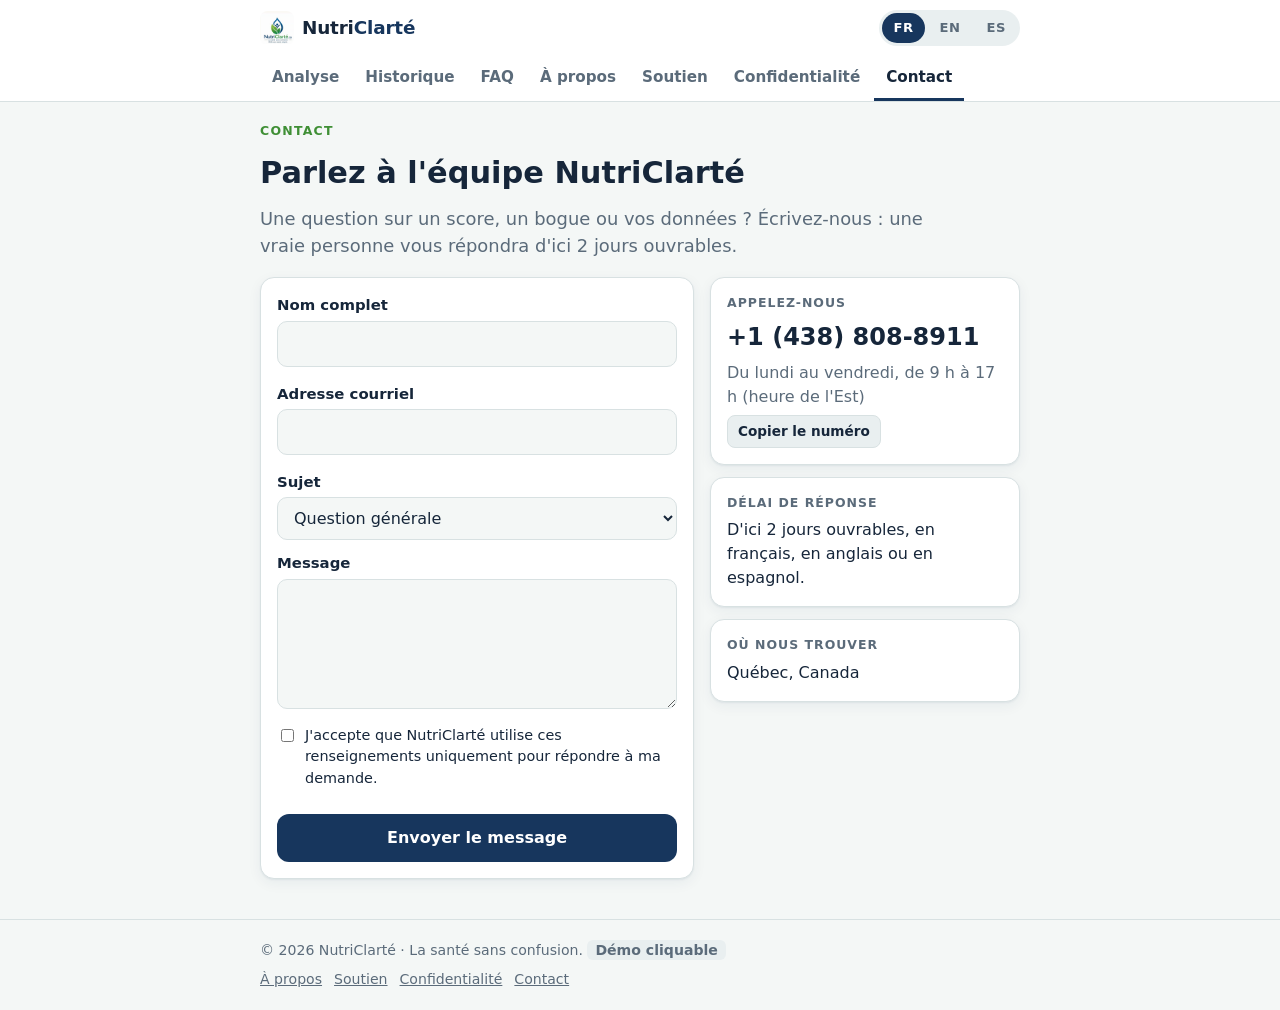
<file: contact.html>
<!doctype html>
<html lang="fr-CA"><head><meta charset="utf-8">
<meta http-equiv="Content-Security-Policy" content="default-src 'none'; style-src 'unsafe-inline'; base-uri 'none'">
<meta http-equiv="refresh" content="0; url=index.html#contact">
<link rel="canonical" href="index.html#contact"><title>NutriClarté</title></head>
<body><p><a href="index.html#contact">NutriClarté</a></p></body></html>
</file>
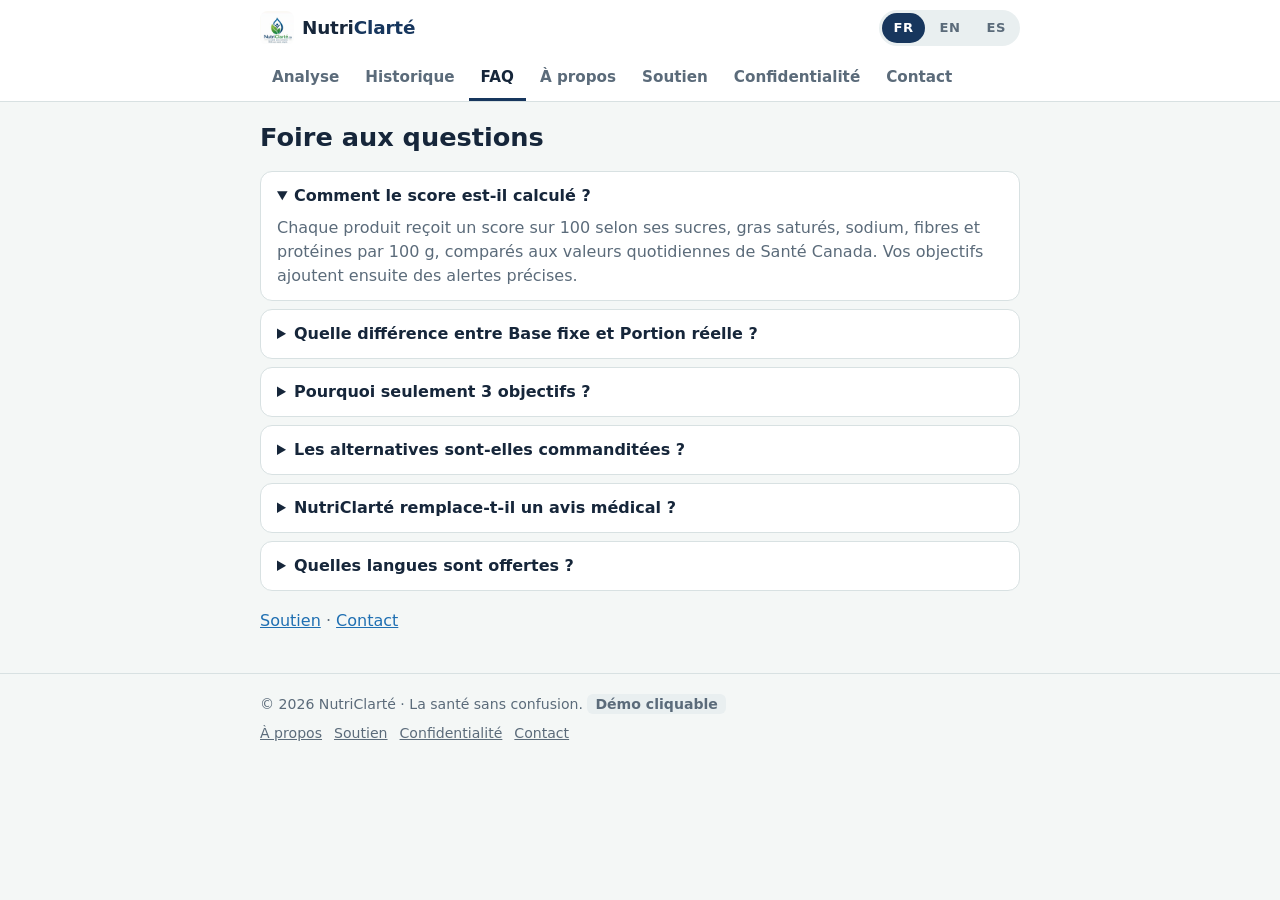
<file: faq.html>
<!doctype html>
<html lang="fr-CA"><head><meta charset="utf-8">
<meta http-equiv="Content-Security-Policy" content="default-src 'none'; style-src 'unsafe-inline'; base-uri 'none'">
<meta http-equiv="refresh" content="0; url=index.html#faq">
<link rel="canonical" href="index.html#faq"><title>NutriClarté</title></head>
<body><p><a href="index.html#faq">NutriClarté</a></p></body></html>
</file>
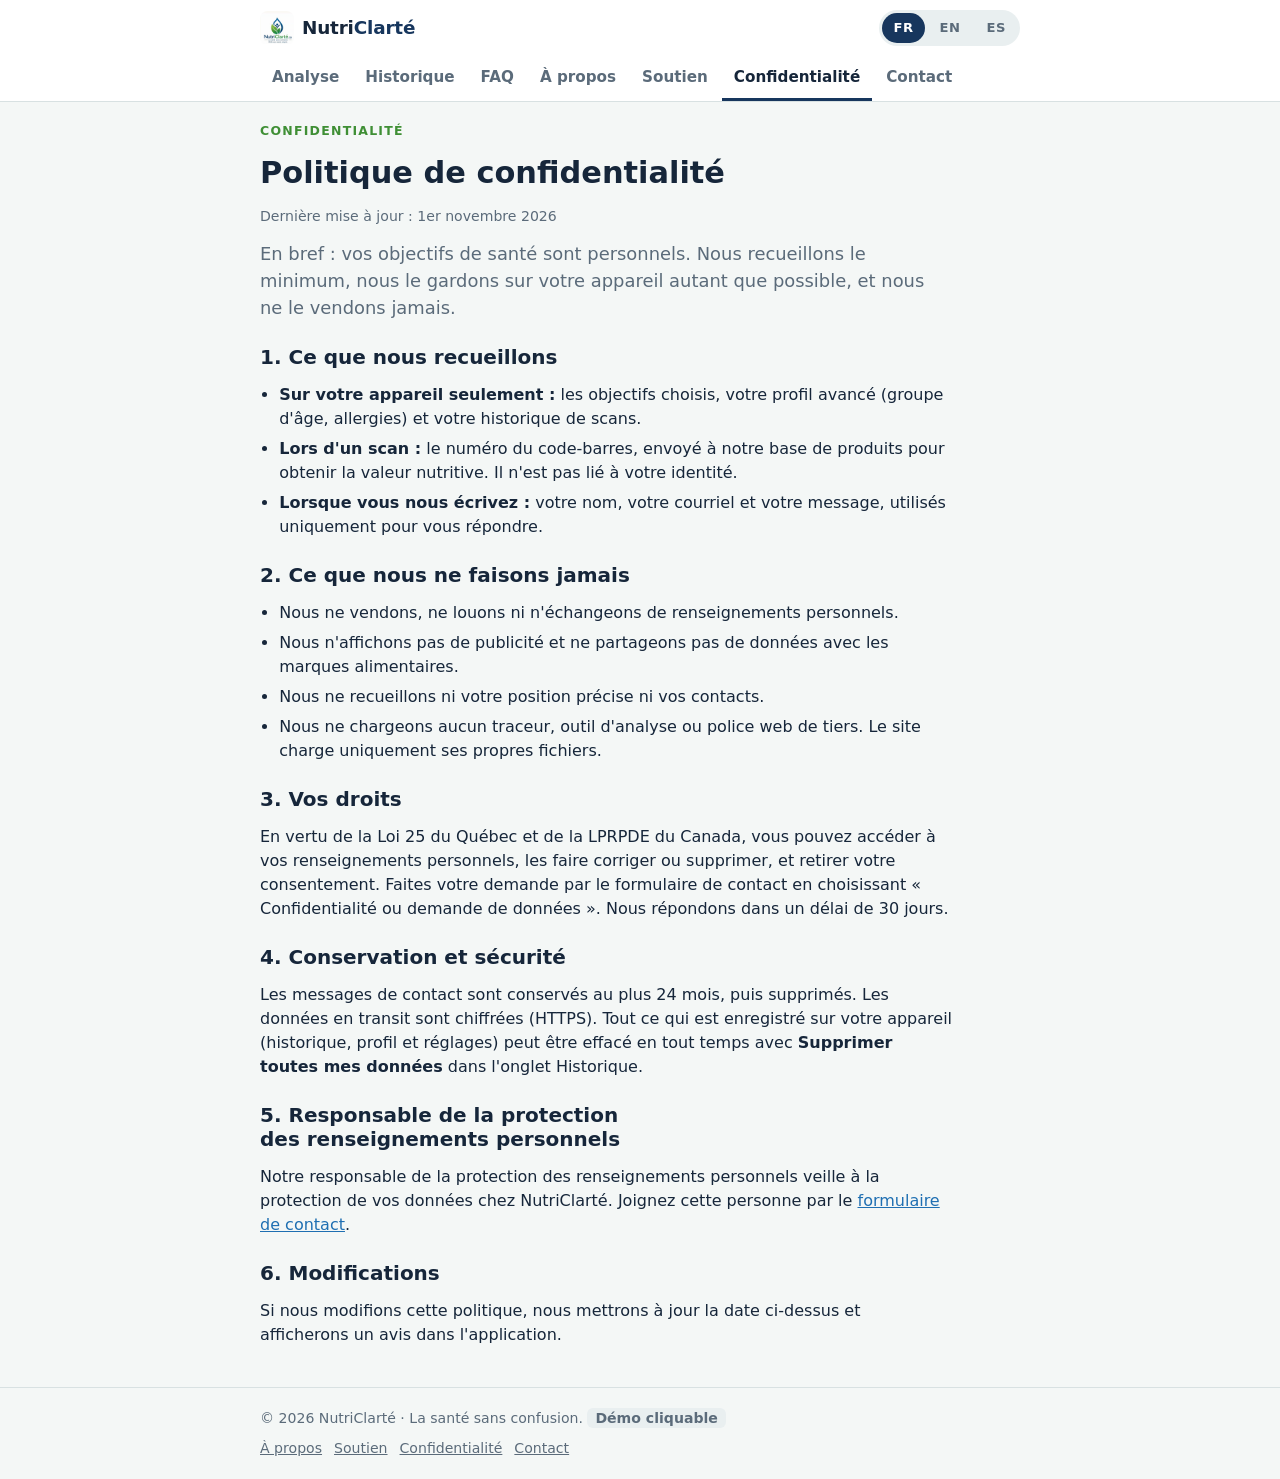
<file: privacy.html>
<!doctype html>
<html lang="fr-CA"><head><meta charset="utf-8">
<meta http-equiv="Content-Security-Policy" content="default-src 'none'; style-src 'unsafe-inline'; base-uri 'none'">
<meta http-equiv="refresh" content="0; url=index.html#privacy">
<link rel="canonical" href="index.html#privacy"><title>NutriClarté</title></head>
<body><p><a href="index.html#privacy">NutriClarté</a></p></body></html>
</file>
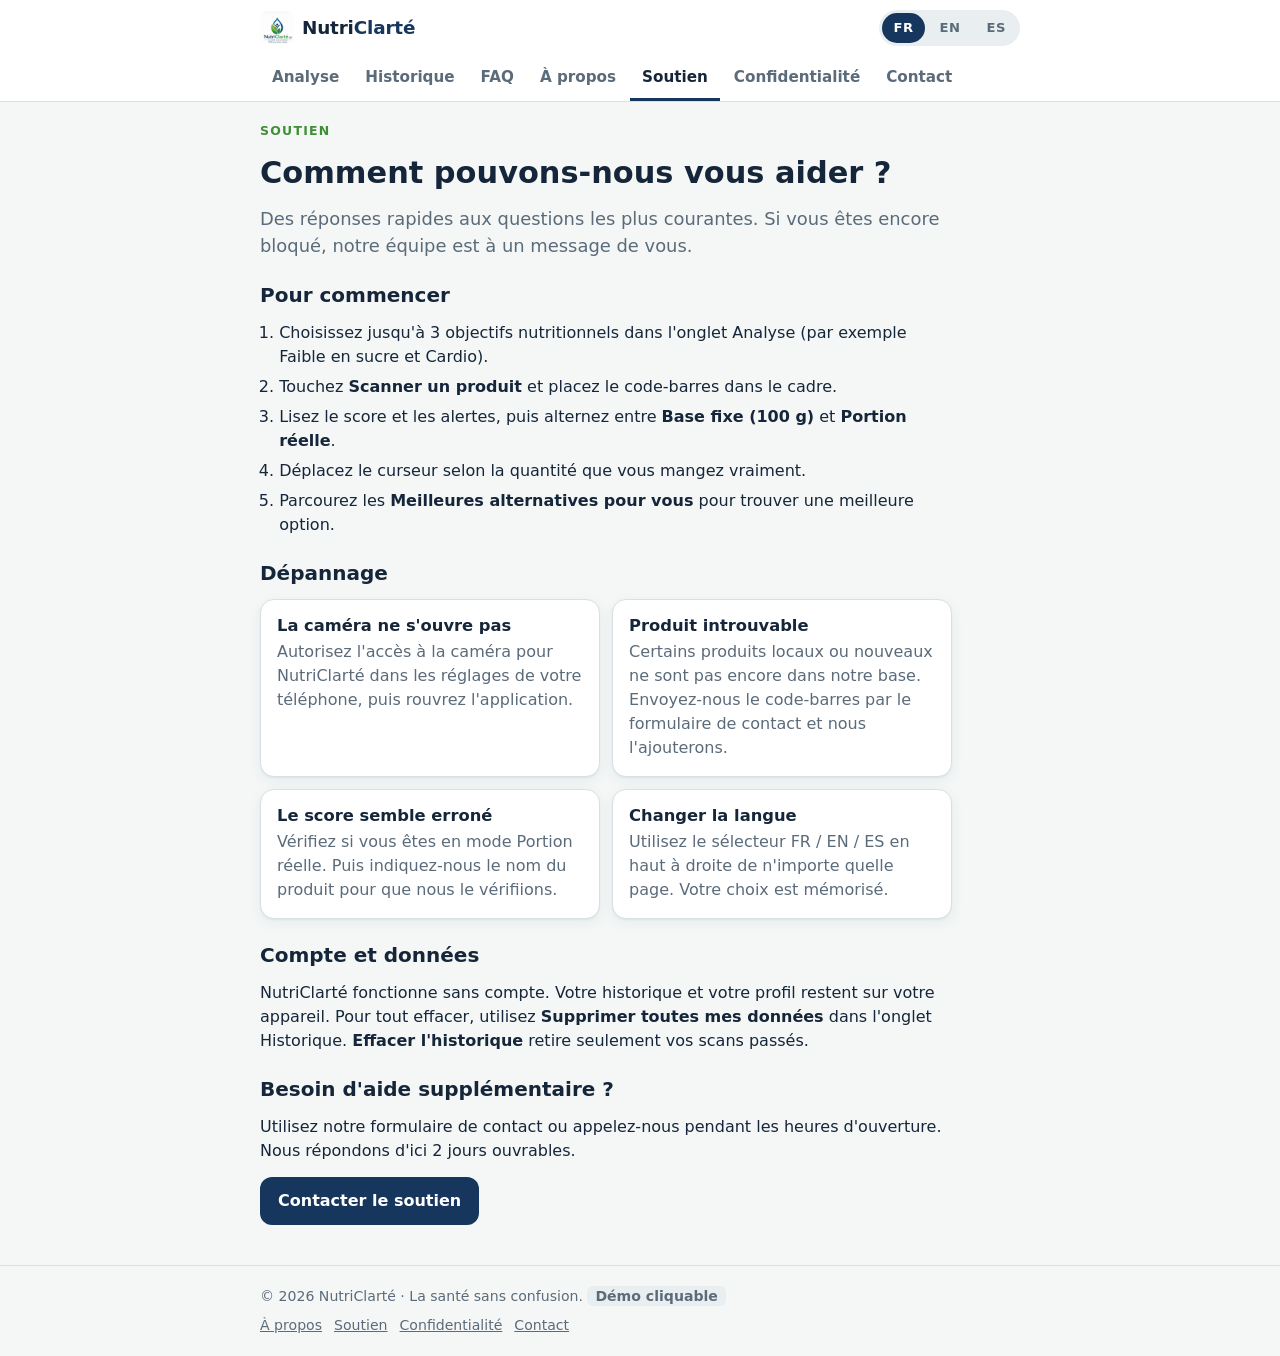
<file: support.html>
<!doctype html>
<html lang="fr-CA"><head><meta charset="utf-8">
<meta http-equiv="Content-Security-Policy" content="default-src 'none'; style-src 'unsafe-inline'; base-uri 'none'">
<meta http-equiv="refresh" content="0; url=index.html#support">
<link rel="canonical" href="index.html#support"><title>NutriClarté</title></head>
<body><p><a href="index.html#support">NutriClarté</a></p></body></html>
</file>
